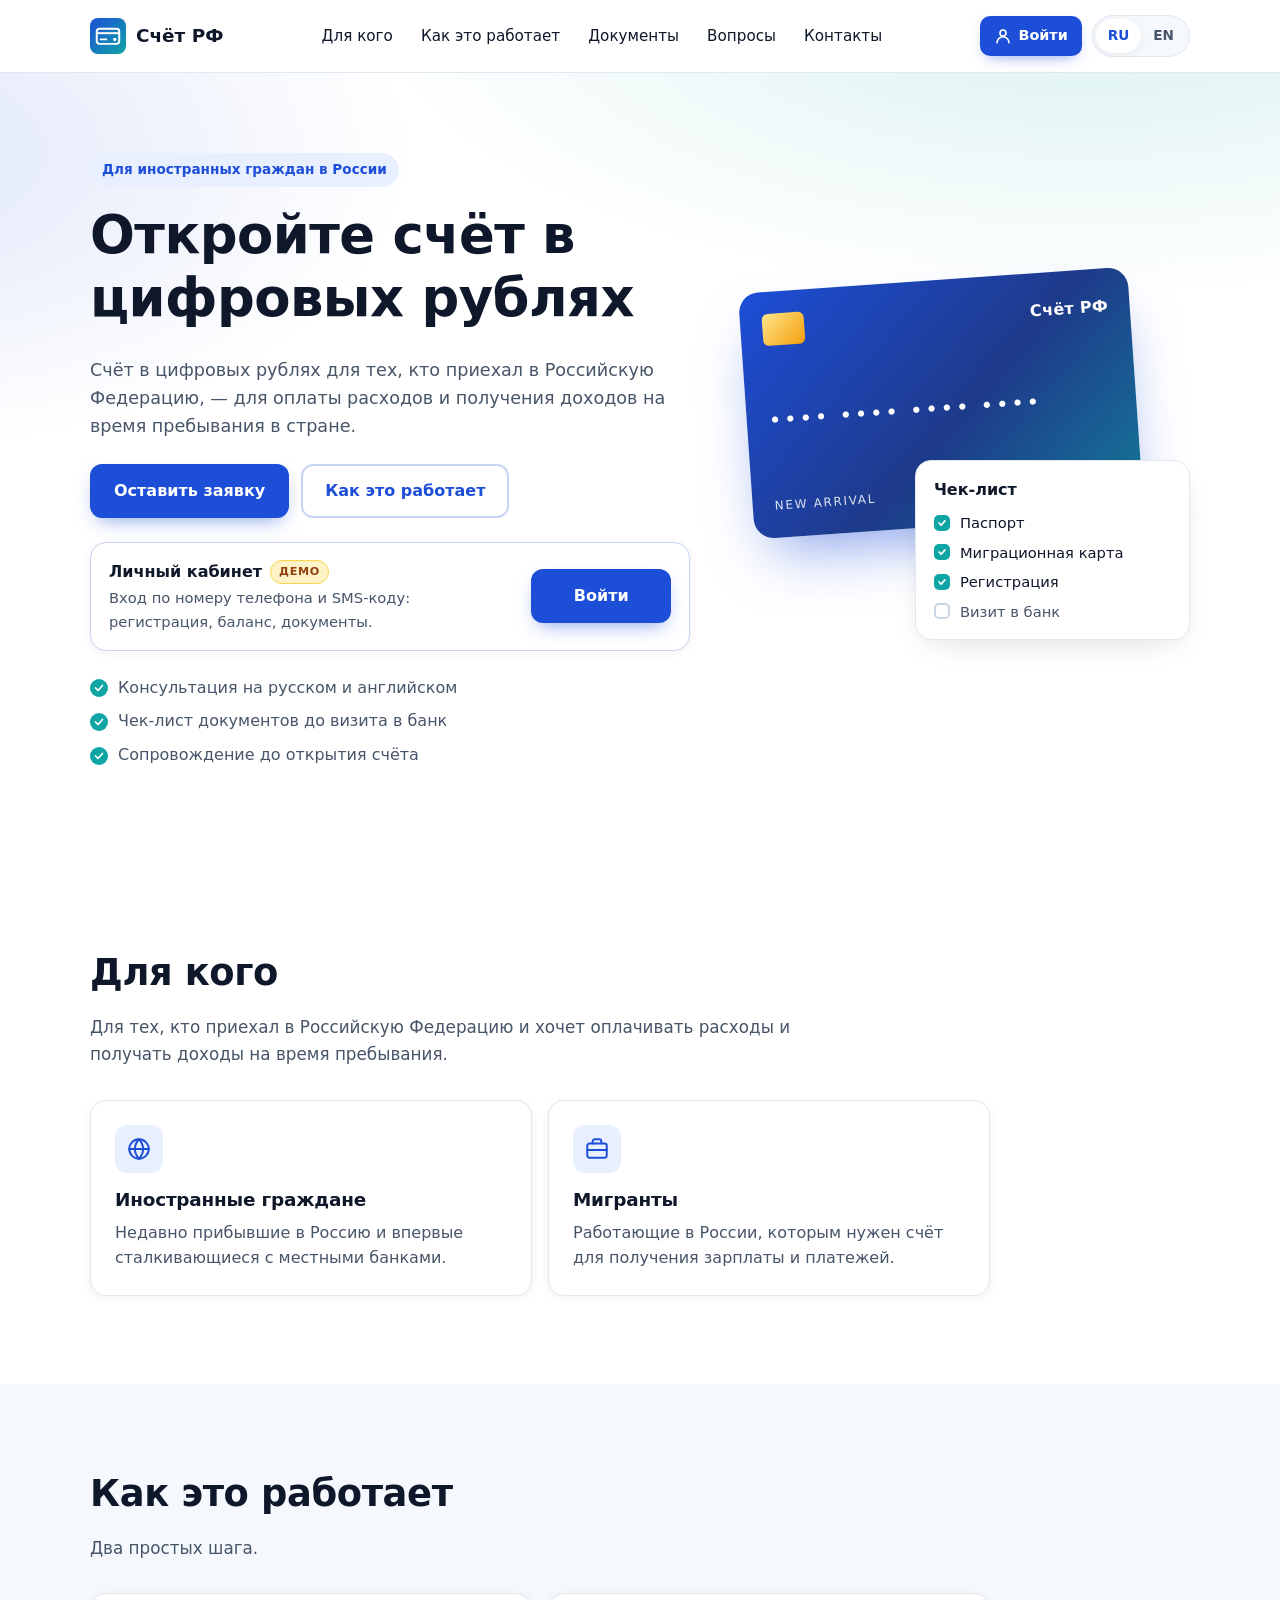
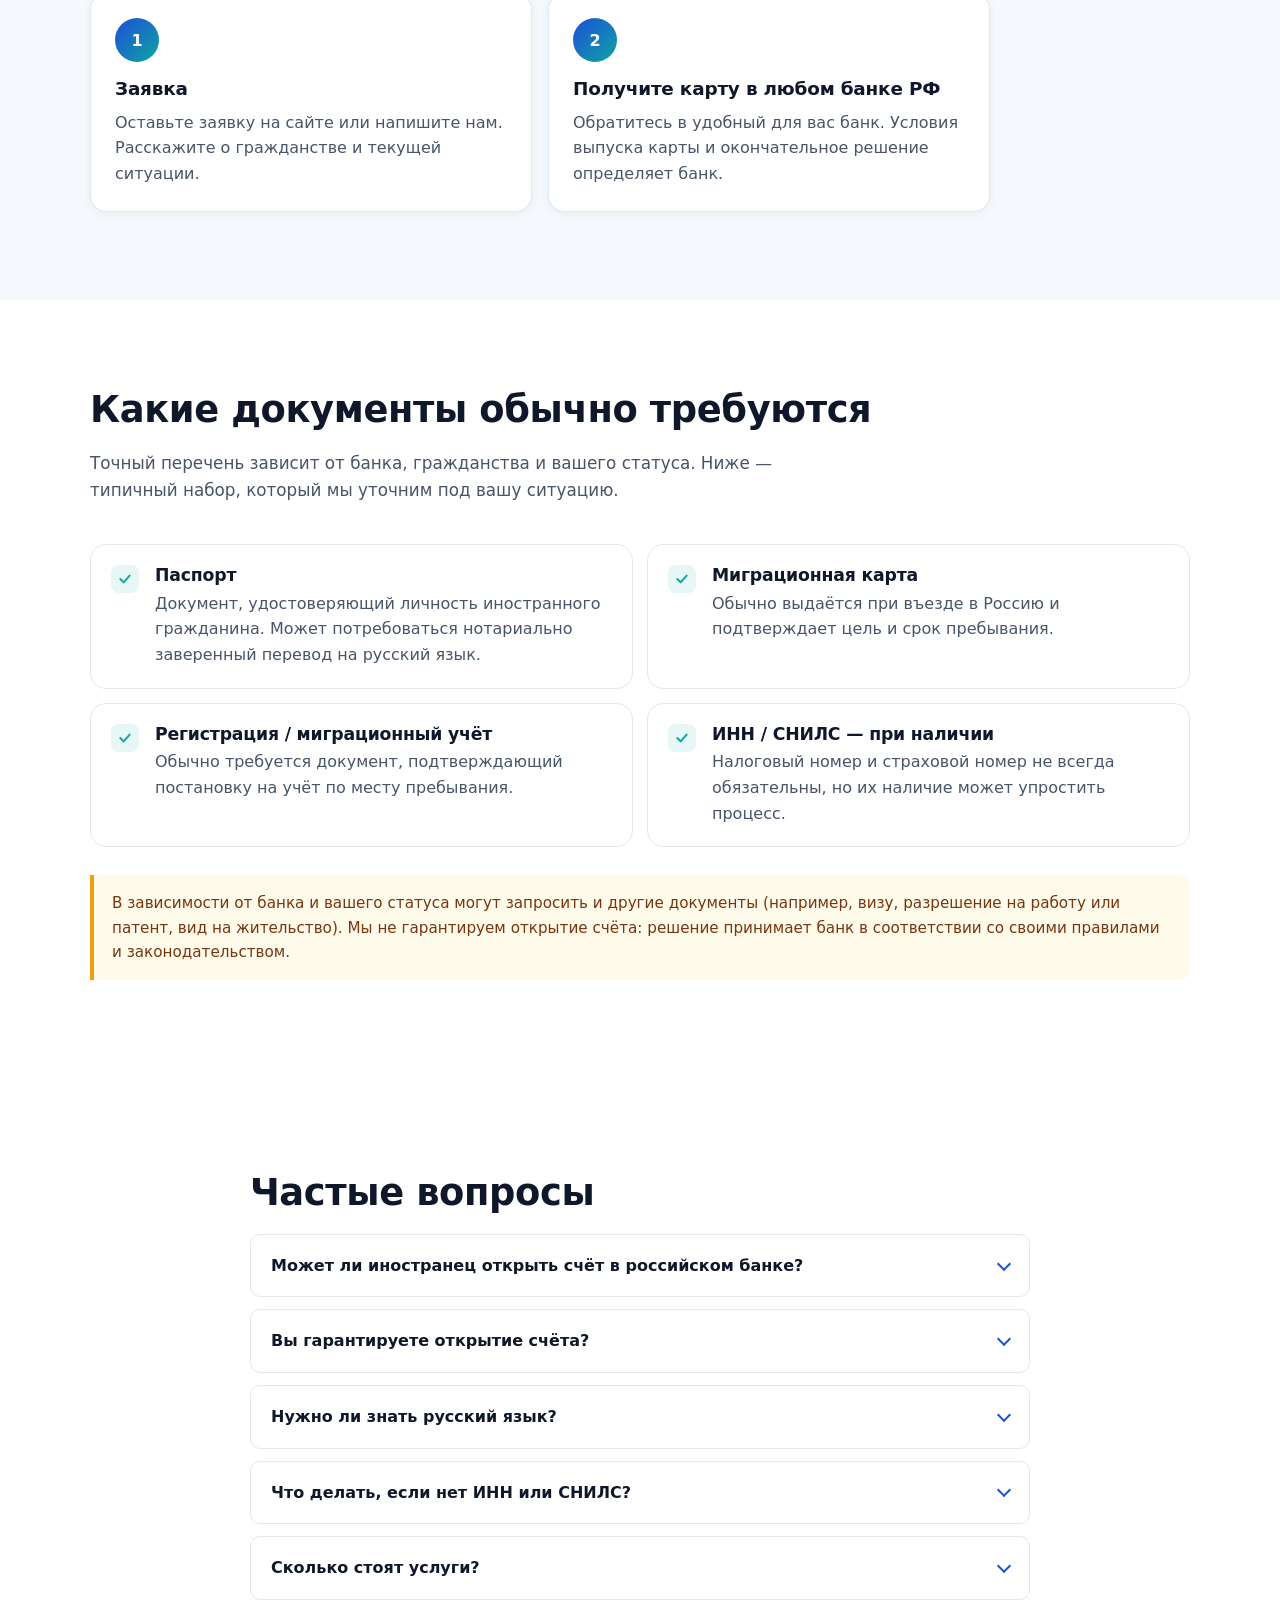
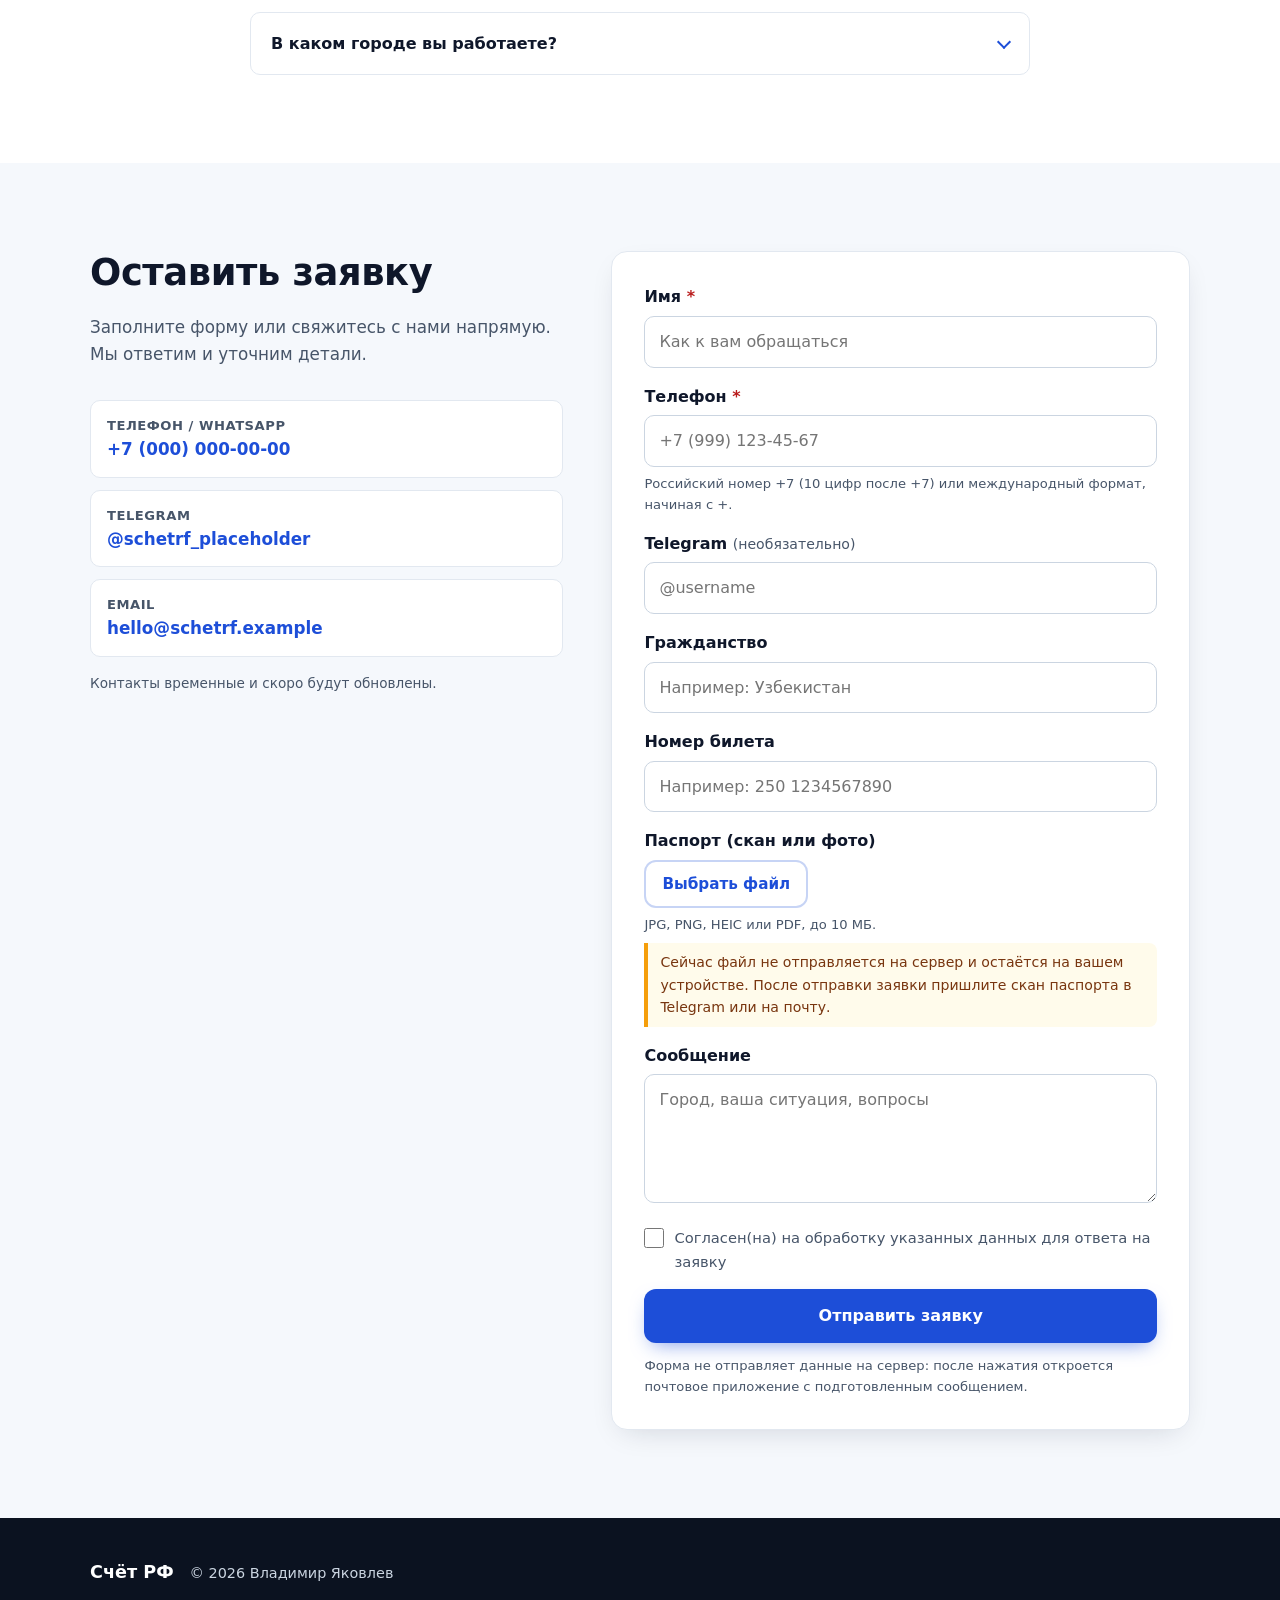
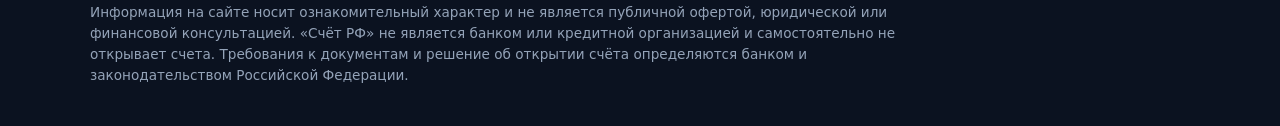
<file: index.html>
<!doctype html>
<html lang="ru">
<head>
  <meta charset="utf-8">
  <meta name="viewport" content="width=device-width, initial-scale=1">
  <title>Счёт РФ — счёт в цифровых рублях для приехавших в Россию</title>
  <meta name="description" content="Счёт в цифровых рублях для тех, кто приехал в Российскую Федерацию, — для оплаты расходов и получения доходов на время пребывания в стране.">
  <meta name="author" content="Владимир Яковлев">
  <meta name="theme-color" content="#1d4ed8">
  <meta name="robots" content="index, follow">
  <link rel="canonical" href="https://schetrf.github.io/">
  <link rel="alternate" hreflang="ru" href="https://schetrf.github.io/">
  <link rel="alternate" hreflang="en" href="https://schetrf.github.io/?lang=en">
  <link rel="alternate" hreflang="x-default" href="https://schetrf.github.io/">
  <link rel="icon" href="favicon.svg" type="image/svg+xml">
  <link rel="apple-touch-icon" href="og-image.png">

  <!-- Open Graph -->
  <meta property="og:type" content="website">
  <meta property="og:site_name" content="Счёт РФ">
  <meta property="og:title" content="Счёт РФ — откройте счёт в цифровых рублях">
  <meta property="og:description" content="Счёт в цифровых рублях для тех, кто приехал в Российскую Федерацию, — для оплаты расходов и получения доходов на время пребывания в стране.">
  <meta property="og:url" content="https://schetrf.github.io/">
  <meta property="og:image" content="https://schetrf.github.io/og-image.png">
  <meta property="og:image:width" content="1200">
  <meta property="og:image:height" content="630">
  <meta property="og:locale" content="ru_RU">
  <meta property="og:locale:alternate" content="en_US">
  <meta name="twitter:card" content="summary_large_image">
  <meta name="twitter:title" content="Счёт РФ — откройте счёт в цифровых рублях">
  <meta name="twitter:description" content="Счёт в цифровых рублях для тех, кто приехал в Российскую Федерацию, — на время пребывания в стране.">
  <meta name="twitter:image" content="https://schetrf.github.io/og-image.png">

  <link rel="stylesheet" href="styles.css">
  <script src="script.js" defer></script>
</head>
<body>
  <a class="skip-link" href="#main" data-en="Skip to content">Перейти к содержимому</a>

  <header class="site-header">
    <div class="container header-inner">
      <a class="brand" href="#top" aria-label="Счёт РФ — на главную" data-en-aria-label="Schet RF — home">
        <svg class="brand-logo" viewBox="0 0 64 64" width="36" height="36" aria-hidden="true" focusable="false">
          <defs><linearGradient id="lg" x1="0" y1="0" x2="1" y2="1"><stop offset="0" stop-color="#1d4ed8"/><stop offset="1" stop-color="#0ea5a4"/></linearGradient></defs>
          <rect width="64" height="64" rx="14" fill="url(#lg)"/>
          <rect x="12" y="19" width="40" height="27" rx="5" fill="none" stroke="#fff" stroke-width="3.5"/>
          <path d="M12 27h40" stroke="#fff" stroke-width="3.5"/>
          <path d="M19 38h10" stroke="#fff" stroke-width="3.5" stroke-linecap="round"/>
          <circle cx="44" cy="38" r="3" fill="#fff"/>
        </svg>
        <span class="brand-name" data-en="Schet RF">Счёт РФ</span>
      </a>

      <nav class="main-nav" id="main-nav" aria-label="Основная навигация" data-en-aria-label="Main navigation">
        <ul>
          <li><a href="#for-whom" data-en="Who it's for">Для кого</a></li>
          <li><a href="#how" data-en="How it works">Как это работает</a></li>
          <li><a href="#documents" data-en="Documents">Документы</a></li>
          <li><a href="#faq" data-en="FAQ">Вопросы</a></li>
          <li><a href="#contact" data-en="Contact">Контакты</a></li>
        </ul>
      </nav>

      <div class="header-actions">
        <button type="button" class="btn-login" data-open-login aria-haspopup="dialog">
          <svg viewBox="0 0 24 24" width="18" height="18" aria-hidden="true" focusable="false"><circle cx="12" cy="8" r="4"/><path d="M4 21c0-4.4 3.6-8 8-8s8 3.6 8 8"/></svg>
          <span data-en="Log in">Войти</span>
        </button>
        <div class="lang-switch" role="group" aria-label="Язык сайта / Site language">
          <button type="button" class="lang-btn" data-lang="ru" aria-pressed="true" lang="ru">RU</button>
          <button type="button" class="lang-btn" data-lang="en" aria-pressed="false" lang="en">EN</button>
        </div>
        <button type="button" class="nav-toggle" aria-controls="main-nav" aria-expanded="false" aria-label="Открыть меню" data-en-aria-label="Open menu">
          <span></span><span></span><span></span>
        </button>
      </div>
    </div>
  </header>

  <main id="main">
    <!-- HERO -->
    <section class="hero" id="top">
      <div class="container hero-inner">
        <div class="hero-text">
          <p class="eyebrow" data-en="For foreign citizens in Russia">Для иностранных граждан в России</p>
          <h1 data-en="Open an account in digital rubles">Откройте счёт в цифровых рублях</h1>
          <p class="lead" data-en="A digital ruble account for those who have come to the Russian Federation — to pay expenses and receive income during their stay in the country.">Счёт в цифровых рублях для тех, кто приехал в Российскую Федерацию, — для оплаты расходов и получения доходов на время пребывания в стране.</p>
          <div class="hero-cta">
            <a class="btn btn-primary" href="#contact" data-en="Submit a request">Оставить заявку</a>
            <a class="btn btn-ghost" href="#how" data-en="How it works">Как это работает</a>
          </div>
          <div class="hero-login">
            <div class="hero-login-text">
              <p class="hero-login-title"><span data-en="Personal account">Личный кабинет</span> <span class="demo-badge" data-en="DEMO">ДЕМО</span></p>
              <p class="hero-login-sub" data-en="Log in by phone number and SMS code: registration, balance, documents.">Вход по номеру телефона и SMS-коду: регистрация, баланс, документы.</p>
            </div>
            <button type="button" class="btn btn-primary" data-open-login aria-haspopup="dialog" data-en="Log in">Войти</button>
          </div>
          <ul class="hero-points">
            <li data-en="Consultation in Russian and English">Консультация на русском и английском</li>
            <li data-en="Document checklist before visiting the bank">Чек-лист документов до визита в банк</li>
            <li data-en="Support until the account is opened">Сопровождение до открытия счёта</li>
          </ul>
        </div>
        <div class="hero-visual" aria-hidden="true">
          <div class="card-mock">
            <div class="card-mock-top">
              <span class="chip"></span>
              <span class="card-mock-brand">Счёт РФ</span>
            </div>
            <div class="card-mock-number">•••• •••• •••• ••••</div>
            <div class="card-mock-bottom">
              <span>NEW ARRIVAL</span>
              <span>RUB</span>
            </div>
          </div>
          <div class="check-mock">
            <p class="check-title" data-en="Checklist">Чек-лист</p>
            <ul>
              <li class="done" data-en="Passport">Паспорт</li>
              <li class="done" data-en="Migration card">Миграционная карта</li>
              <li class="done" data-en="Registration">Регистрация</li>
              <li data-en="Visit to the bank">Визит в банк</li>
            </ul>
          </div>
        </div>
      </div>
    </section>

    <!-- FOR WHOM -->
    <section class="section" id="for-whom" aria-labelledby="for-whom-title">
      <div class="container">
        <h2 id="for-whom-title" class="section-title" data-en="Who it's for">Для кого</h2>
        <p class="section-sub" data-en="For those who have come to the Russian Federation and need to pay expenses and receive income during their stay.">Для тех, кто приехал в Российскую Федерацию и хочет оплачивать расходы и получать доходы на время пребывания.</p>
        <div class="grid grid-2">
          <article class="tile">
            <div class="tile-icon" aria-hidden="true">
              <svg viewBox="0 0 24 24"><circle cx="12" cy="12" r="9"/><path d="M3 12h18M12 3c2.5 2.7 3.8 5.7 3.8 9s-1.3 6.3-3.8 9c-2.5-2.7-3.8-5.7-3.8-9S9.5 5.7 12 3z"/></svg>
            </div>
            <h3 data-en="Foreign citizens">Иностранные граждане</h3>
            <p data-en="Who have recently arrived in Russia and are dealing with local banking for the first time.">Недавно прибывшие в Россию и впервые сталкивающиеся с местными банками.</p>
          </article>
          <article class="tile">
            <div class="tile-icon" aria-hidden="true">
              <svg viewBox="0 0 24 24"><rect x="3" y="7" width="18" height="13" rx="2"/><path d="M8 7V5a2 2 0 0 1 2-2h4a2 2 0 0 1 2 2v2M3 13h18"/></svg>
            </div>
            <h3 data-en="Migrant workers">Мигранты</h3>
            <p data-en="Who work in Russia and need an account to receive a salary and make payments.">Работающие в России, которым нужен счёт для получения зарплаты и платежей.</p>
          </article>
        </div>
      </div>
    </section>

    <!-- HOW IT WORKS -->
    <section class="section section-alt" id="how" aria-labelledby="how-title">
      <div class="container">
        <h2 id="how-title" class="section-title" data-en="How it works">Как это работает</h2>
        <p class="section-sub" data-en="Two simple steps.">Два простых шага.</p>
        <ol class="steps steps-2">
          <li class="step">
            <span class="step-num" aria-hidden="true">1</span>
            <h3 data-en="Request">Заявка</h3>
            <p data-en="Leave a request on the website or message us. Tell us your citizenship and current situation.">Оставьте заявку на сайте или напишите нам. Расскажите о гражданстве и текущей ситуации.</p>
          </li>
          <li class="step">
            <span class="step-num" aria-hidden="true">2</span>
            <h3 data-en="Get a card at any bank in Russia">Получите карту в любом банке РФ</h3>
            <p data-en="Contact a bank that is convenient for you. Card terms and the final decision are determined by the bank.">Обратитесь в удобный для вас банк. Условия выпуска карты и окончательное решение определяет банк.</p>
          </li>
        </ol>
      </div>
    </section>

    <!-- DOCUMENTS -->
    <section class="section" id="documents" aria-labelledby="docs-title">
      <div class="container docs-inner">
        <div>
          <h2 id="docs-title" class="section-title" data-en="Which documents are usually required">Какие документы обычно требуются</h2>
          <p class="section-sub" data-en="The exact list depends on the bank, your citizenship and status. Below is a typical set — we will clarify it for your situation.">Точный перечень зависит от банка, гражданства и вашего статуса. Ниже — типичный набор, который мы уточним под вашу ситуацию.</p>
        </div>
        <ul class="doc-list">
          <li>
            <span class="doc-check" aria-hidden="true"></span>
            <div>
              <h3 data-en="Passport">Паспорт</h3>
              <p data-en="An identity document of a foreign citizen. A notarized translation into Russian may be required.">Документ, удостоверяющий личность иностранного гражданина. Может потребоваться нотариально заверенный перевод на русский язык.</p>
            </div>
          </li>
          <li>
            <span class="doc-check" aria-hidden="true"></span>
            <div>
              <h3 data-en="Migration card">Миграционная карта</h3>
              <p data-en="Usually issued upon entry into Russia and confirms the purpose and period of stay.">Обычно выдаётся при въезде в Россию и подтверждает цель и срок пребывания.</p>
            </div>
          </li>
          <li>
            <span class="doc-check" aria-hidden="true"></span>
            <div>
              <h3 data-en="Registration (migration registration)">Регистрация / миграционный учёт</h3>
              <p data-en="A document confirming registration at the place of stay is usually required.">Обычно требуется документ, подтверждающий постановку на учёт по месту пребывания.</p>
            </div>
          </li>
          <li>
            <span class="doc-check" aria-hidden="true"></span>
            <div>
              <h3 data-en="INN / SNILS (if available)">ИНН / СНИЛС — при наличии</h3>
              <p data-en="Taxpayer number and insurance number are not always mandatory, but having them can simplify the process.">Налоговый номер и страховой номер не всегда обязательны, но их наличие может упростить процесс.</p>
            </div>
          </li>
        </ul>
        <p class="note" role="note" data-en="Depending on the bank and your status, other documents may be requested (for example, a visa, a work permit or patent, a residence permit). We do not guarantee that an account will be opened: the decision is made by the bank in accordance with its rules and the law.">В зависимости от банка и вашего статуса могут запросить и другие документы (например, визу, разрешение на работу или патент, вид на жительство). Мы не гарантируем открытие счёта: решение принимает банк в соответствии со своими правилами и законодательством.</p>
      </div>
    </section>

    <!-- FAQ -->
    <section class="section" id="faq" aria-labelledby="faq-title">
      <div class="container container-narrow">
        <h2 id="faq-title" class="section-title" data-en="Frequently asked questions">Частые вопросы</h2>
        <div class="faq">
          <details>
            <summary data-en="Can a foreigner open an account in a Russian bank?">Может ли иностранец открыть счёт в российском банке?</summary>
            <p data-en="In general, yes: many Russian banks work with foreign citizens. The specific conditions and list of documents depend on the bank, citizenship and migration status.">Как правило, да: многие российские банки работают с иностранными гражданами. Конкретные условия и перечень документов зависят от банка, гражданства и миграционного статуса.</p>
          </details>
          <details>
            <summary data-en="Do you guarantee that the account will be opened?">Вы гарантируете открытие счёта?</summary>
            <p data-en="No. The decision to open an account is made only by the bank. We help you prepare properly and increase the chances of a smooth process, but we cannot guarantee the result.">Нет. Решение об открытии счёта принимает только банк. Мы помогаем правильно подготовиться и пройти процесс спокойнее, но не можем гарантировать результат.</p>
          </details>
          <details>
            <summary data-en="Do I need to speak Russian?">Нужно ли знать русский язык?</summary>
            <p data-en="Not necessarily for the consultation — we can communicate in English. At the bank itself, documents are usually filled in Russian, so we will help you prepare in advance.">Для консультации — не обязательно, мы можем общаться на английском. В самом банке документы обычно оформляются на русском, поэтому мы поможем подготовиться заранее.</p>
          </details>
          <details>
            <summary data-en="What if I don't have an INN or SNILS?">Что делать, если нет ИНН или СНИЛС?</summary>
            <p data-en="They are not always required. We will tell you whether they are needed in your case and, if necessary, explain how they are usually obtained.">Они требуются не всегда. Расскажем, нужны ли они в вашем случае, и при необходимости объясним, как их обычно оформляют.</p>
          </details>
          <details>
            <summary data-en="How much does it cost?">Сколько стоят услуги?</summary>
            <p data-en="The cost depends on your situation and the scope of help. Leave a request — we will clarify the details and tell you the conditions before starting work.">Стоимость зависит от ситуации и объёма помощи. Оставьте заявку — мы уточним детали и сообщим условия до начала работы.</p>
          </details>
          <details>
            <summary data-en="Which city do you work in?">В каком городе вы работаете?</summary>
            <p data-en="Tell us your city in the request — we will tell you whether we can help in your region.">Укажите ваш город в заявке — мы подскажем, сможем ли помочь в вашем регионе.</p>
          </details>
        </div>
      </div>
    </section>

    <!-- CONTACT -->
    <section class="section section-alt" id="contact" aria-labelledby="contact-title">
      <div class="container contact-inner">
        <div class="contact-info">
          <h2 id="contact-title" class="section-title" data-en="Submit a request">Оставить заявку</h2>
          <p class="section-sub" data-en="Fill out the form or contact us directly. We will reply and clarify the details.">Заполните форму или свяжитесь с нами напрямую. Мы ответим и уточним детали.</p>
          <!-- TODO(owner): replace placeholder contacts below AND in script.js (CONTACTS) -->
          <ul class="contact-list">
            <li>
              <span class="contact-label" data-en="Phone / WhatsApp">Телефон / WhatsApp</span>
              <a href="tel:+70000000000" data-contact="phone">+7 (000) 000-00-00</a>
            </li>
            <li>
              <span class="contact-label">Telegram</span>
              <a href="https://t.me/schetrf_placeholder" target="_blank" rel="noopener" data-contact="telegram">@schetrf_placeholder</a>
            </li>
            <li>
              <span class="contact-label">Email</span>
              <a href="mailto:hello@schetrf.example" data-contact="email">hello@schetrf.example</a>
            </li>
          </ul>
          <p class="placeholder-warning" data-en="Contacts are temporary placeholders and will be updated soon.">Контакты временные и скоро будут обновлены.</p>
        </div>

        <div class="form-card">
          <form id="lead-form" novalidate>
            <div class="field">
              <label for="f-name"><span data-en="Name">Имя</span> <span class="req" aria-hidden="true">*</span></label>
              <input id="f-name" name="name" type="text" autocomplete="name" required maxlength="80"
                     placeholder="Как к вам обращаться" data-en-placeholder="How should we address you">
              <p class="field-error" id="f-name-err" aria-live="polite"></p>
            </div>
            <div class="field">
              <label for="f-phone"><span data-en="Phone">Телефон</span> <span class="req" aria-hidden="true">*</span></label>
              <input id="f-phone" name="phone" type="tel" inputmode="tel" autocomplete="tel" required maxlength="22"
                     placeholder="+7 (999) 123-45-67" aria-describedby="f-phone-hint">
              <p class="field-hint" id="f-phone-hint" data-en="Russian number +7 (10 digits after +7) or international format starting with +.">Российский номер +7 (10 цифр после +7) или международный формат, начиная с +.</p>
              <p class="field-error" id="f-phone-err" aria-live="polite"></p>
            </div>
            <div class="field">
              <label for="f-telegram"><span>Telegram</span> <span class="optional" data-en="(optional)">(необязательно)</span></label>
              <input id="f-telegram" name="telegram" type="text" autocomplete="off" autocapitalize="off" spellcheck="false" maxlength="40"
                     placeholder="@username">
              <p class="field-error" id="f-telegram-err" aria-live="polite"></p>
            </div>
            <div class="field">
              <label for="f-citizenship" data-en="Citizenship">Гражданство</label>
              <input id="f-citizenship" name="citizenship" type="text" autocomplete="country-name" maxlength="60"
                     placeholder="Например: Узбекистан" data-en-placeholder="For example: Uzbekistan">
            </div>
            <div class="field">
              <label for="f-ticket" data-en="Ticket number">Номер билета</label>
              <input id="f-ticket" name="ticket" type="text" autocomplete="off" maxlength="30"
                     placeholder="Например: 250 1234567890" data-en-placeholder="For example: 250 1234567890">
              <p class="field-error" id="f-ticket-err" aria-live="polite"></p>
            </div>
            <!-- TODO(owner): a real backend (server/storage) is required to actually receive passport files.
                 Until then the file is NOT uploaded anywhere: it stays in the visitor's browser and is only previewed locally. -->
            <div class="field">
              <span class="field-label" id="f-passport-label" data-en="Passport (scan or photo)">Паспорт (скан или фото)</span>
              <div class="file-box">
                <label class="btn btn-ghost file-btn" for="f-passport" data-en="Choose file">Выбрать файл</label>
                <label class="btn btn-ghost file-btn file-btn-camera" for="f-passport-camera" data-en="Take a photo">Сфотографировать</label>
                <input id="f-passport" name="passport" type="file" accept="image/*,.pdf,application/pdf" class="file-input" aria-labelledby="f-passport-label" aria-describedby="f-passport-note">
                <input id="f-passport-camera" type="file" accept="image/*" capture="environment" class="file-input" aria-labelledby="f-passport-label" tabindex="-1">
              </div>
              <div class="file-preview" id="f-passport-preview" hidden>
                <img id="f-passport-img" alt="Предпросмотр выбранного фото паспорта" data-en-alt="Preview of the selected passport photo" hidden>
                <span class="file-name" id="f-passport-name"></span>
                <button type="button" class="link-btn file-remove" id="f-passport-remove" data-en="Remove">Удалить</button>
              </div>
              <p class="field-hint" data-en="JPG, PNG, HEIC or PDF, up to 10 MB.">JPG, PNG, HEIC или PDF, до 10 МБ.</p>
              <p class="file-note" id="f-passport-note" data-en="The file is currently not sent to a server and stays on your device. After submitting the request, send the passport scan via Telegram or email.">Сейчас файл не отправляется на сервер и остаётся на вашем устройстве. После отправки заявки пришлите скан паспорта в Telegram или на почту.</p>
              <p class="field-error" id="f-passport-err" aria-live="polite"></p>
            </div>
            <div class="field">
              <label for="f-message" data-en="Message">Сообщение</label>
              <textarea id="f-message" name="message" rows="4" maxlength="1000"
                        placeholder="Город, ваша ситуация, вопросы" data-en-placeholder="City, your situation, questions"></textarea>
            </div>
            <div class="field field-check">
              <input id="f-consent" name="consent" type="checkbox" required>
              <label for="f-consent" data-en="I agree to the processing of the data I provided to answer my request">Согласен(на) на обработку указанных данных для ответа на заявку</label>
            </div>
            <p class="field-error" id="f-consent-err" aria-live="polite"></p>
            <button type="submit" class="btn btn-primary btn-block" data-en="Send request">Отправить заявку</button>
            <p class="form-hint" data-en="The form does not send data to a server: after clicking, your email app will open with a prepared message.">Форма не отправляет данные на сервер: после нажатия откроется почтовое приложение с подготовленным сообщением.</p>
          </form>

          <div class="form-success" id="form-success" hidden tabindex="-1" role="status">
            <div class="success-icon" aria-hidden="true">✓</div>
            <h3 data-en="Thank you for your request!">Спасибо за заявку!</h3>
            <p data-en="We have prepared a message with your data. If the email app did not open, send it via Telegram or email using the buttons below.">Мы подготовили сообщение с вашими данными. Если почтовое приложение не открылось, отправьте его через Telegram или email с помощью кнопок ниже.</p>
            <p class="file-note file-note-success" id="success-file-note" hidden data-en="The passport file has NOT been sent: the website does not upload files, it stays on your device. Please attach it manually to a Telegram message or email.">Файл паспорта НЕ отправлен: сайт не загружает файлы, он остался на вашем устройстве. Приложите его вручную к сообщению в Telegram или к письму.</p>
            <div class="success-actions">
              <a class="btn btn-primary" id="send-telegram" href="https://t.me/schetrf_placeholder" target="_blank" rel="noopener" data-en="Write in Telegram">Написать в Telegram</a>
              <a class="btn btn-ghost" id="send-email" href="mailto:hello@schetrf.example" data-en="Send by email">Отправить на email</a>
            </div>
            <button type="button" class="link-btn" id="form-reset" data-en="Fill out again">Заполнить ещё раз</button>
          </div>
        </div>
      </div>
    </section>
  </main>

  <footer class="site-footer">
    <div class="container footer-inner">
      <div class="footer-brand">
        <span class="brand-name" data-en="Schet RF">Счёт РФ</span>
        <span class="footer-owner" data-en="© 2026 Vladimir Yakovlev">© 2026 Владимир Яковлев</span>
      </div>
      <p class="disclaimer" data-en="The information on this website is for informational purposes only and does not constitute a public offer, legal or financial advice. Schet RF is not a bank or credit institution and does not open accounts on its own. Requirements for documents and the decision to open an account are determined by the bank and the legislation of the Russian Federation.">Информация на сайте носит ознакомительный характер и не является публичной офертой, юридической или финансовой консультацией. «Счёт РФ» не является банком или кредитной организацией и самостоятельно не открывает счета. Требования к документам и решение об открытии счёта определяются банком и законодательством Российской Федерации.</p>
    </div>
  </footer>
  <!-- DEMO login (client-side only, no backend) -->
  <div class="modal" id="login-modal" hidden>
    <div class="modal-backdrop" data-close-login></div>
    <div class="modal-dialog" role="dialog" aria-modal="true" aria-labelledby="login-title">
      <button type="button" class="modal-close" data-close-login aria-label="Закрыть" data-en-aria-label="Close">×</button>
      <p class="demo-badge demo-badge-lg" data-en="DEMO prototype — no real SMS is sent">ДЕМО-прототип — SMS не отправляется</p>
      <h2 id="login-title" data-en="Log in to your account">Вход в личный кабинет</h2>

      <form id="login-phone-form" novalidate>
        <div class="field">
          <label for="login-phone" data-en="Phone number">Номер телефона</label>
          <input id="login-phone" name="phone" type="tel" inputmode="tel" autocomplete="tel" placeholder="+7 (___) ___-__-__" maxlength="18">
          <p class="field-error" id="login-phone-err" aria-live="polite"></p>
        </div>
        <button type="submit" class="btn btn-primary btn-block" data-en="Get code">Получить код</button>
      </form>

      <form id="login-code-form" novalidate hidden>
        <p class="login-sent"><span data-en="Code sent to">Код отправлен на</span> <strong id="login-phone-echo"></strong></p>
        <p class="demo-hint" role="status"><strong data-en="Demo: code 1234">Демо: код 1234</strong></p>
        <div class="field">
          <label for="login-code" data-en="SMS code">Код из SMS</label>
          <input id="login-code" name="code" type="text" inputmode="numeric" autocomplete="one-time-code" pattern="[0-9]{4}" maxlength="4" placeholder="••••" class="code-input">
          <p class="field-error" id="login-code-err" aria-live="polite"></p>
        </div>
        <button type="submit" class="btn btn-primary btn-block" data-en="Log in">Войти</button>
        <button type="button" class="link-btn" id="login-back" data-en="Change number">Изменить номер</button>
      </form>
    </div>
  </div>
  <script src="login.js" defer></script>
</body>
</html>
</file>
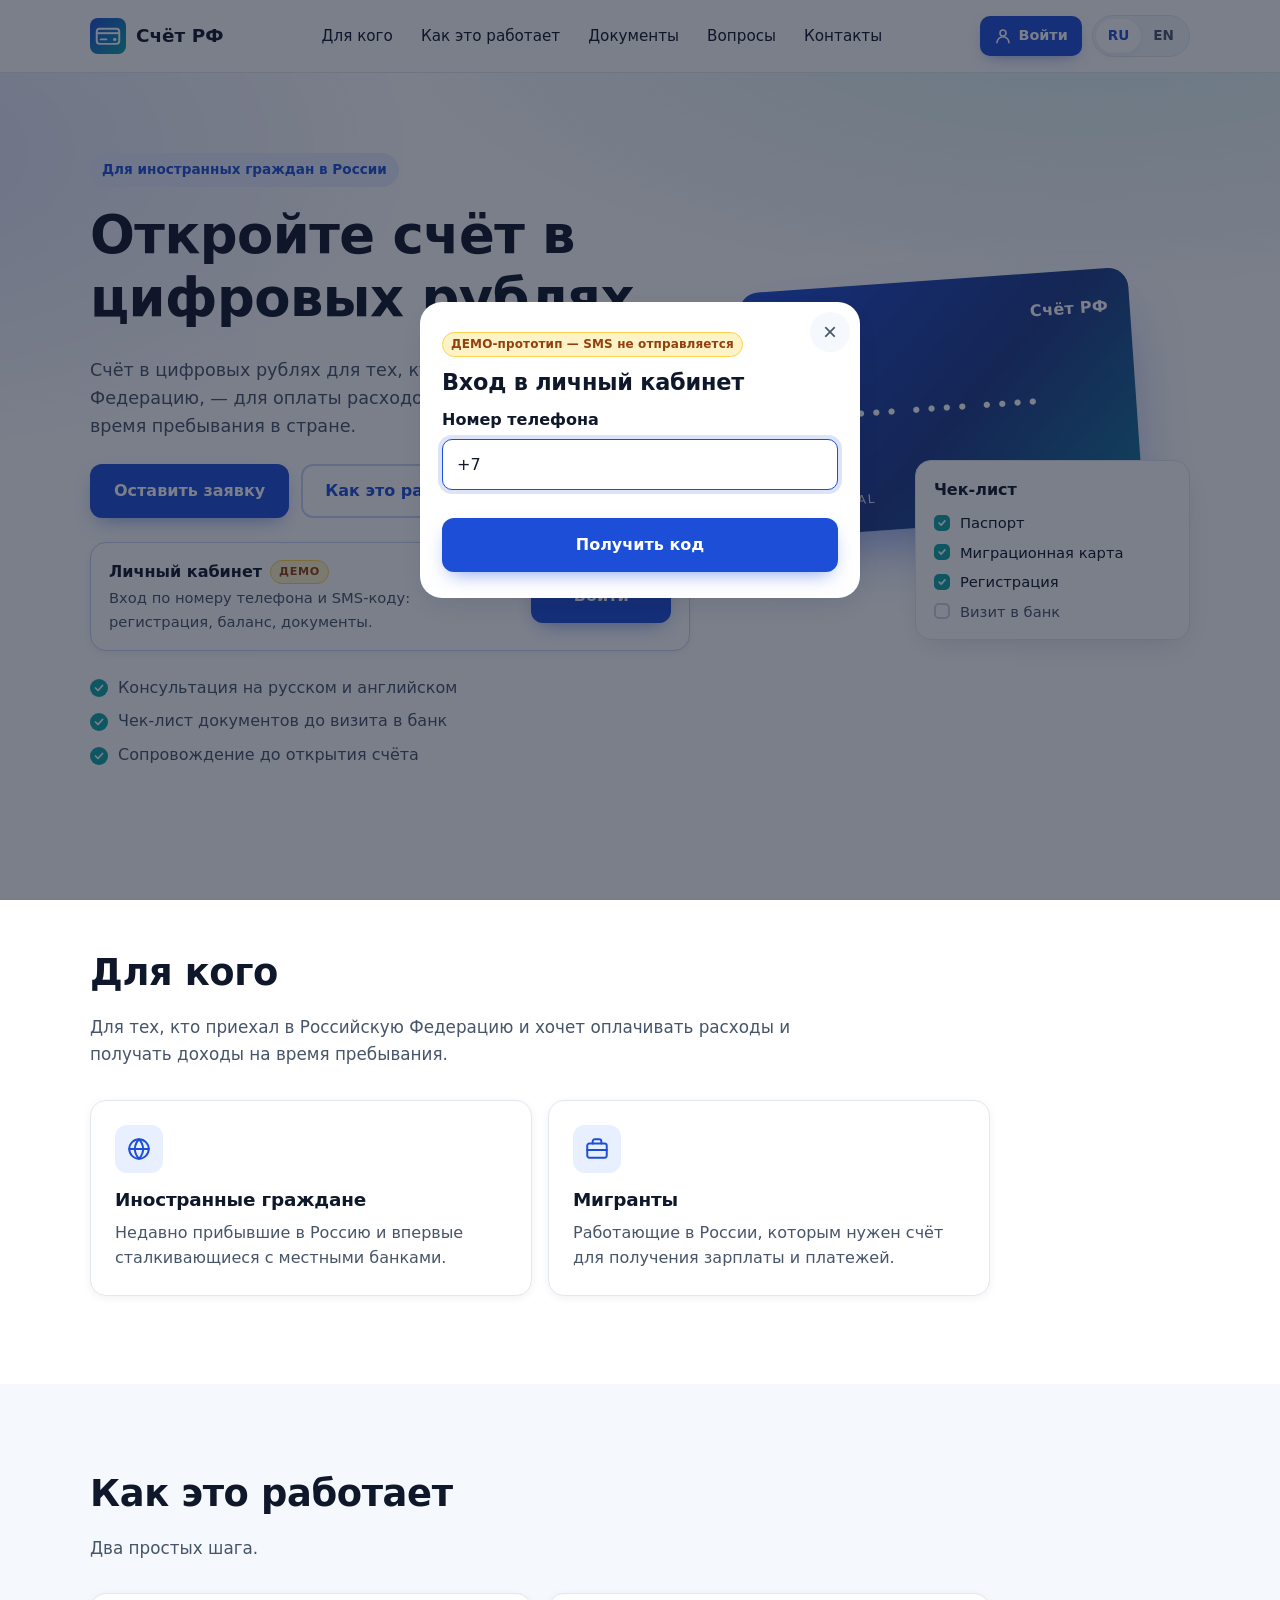
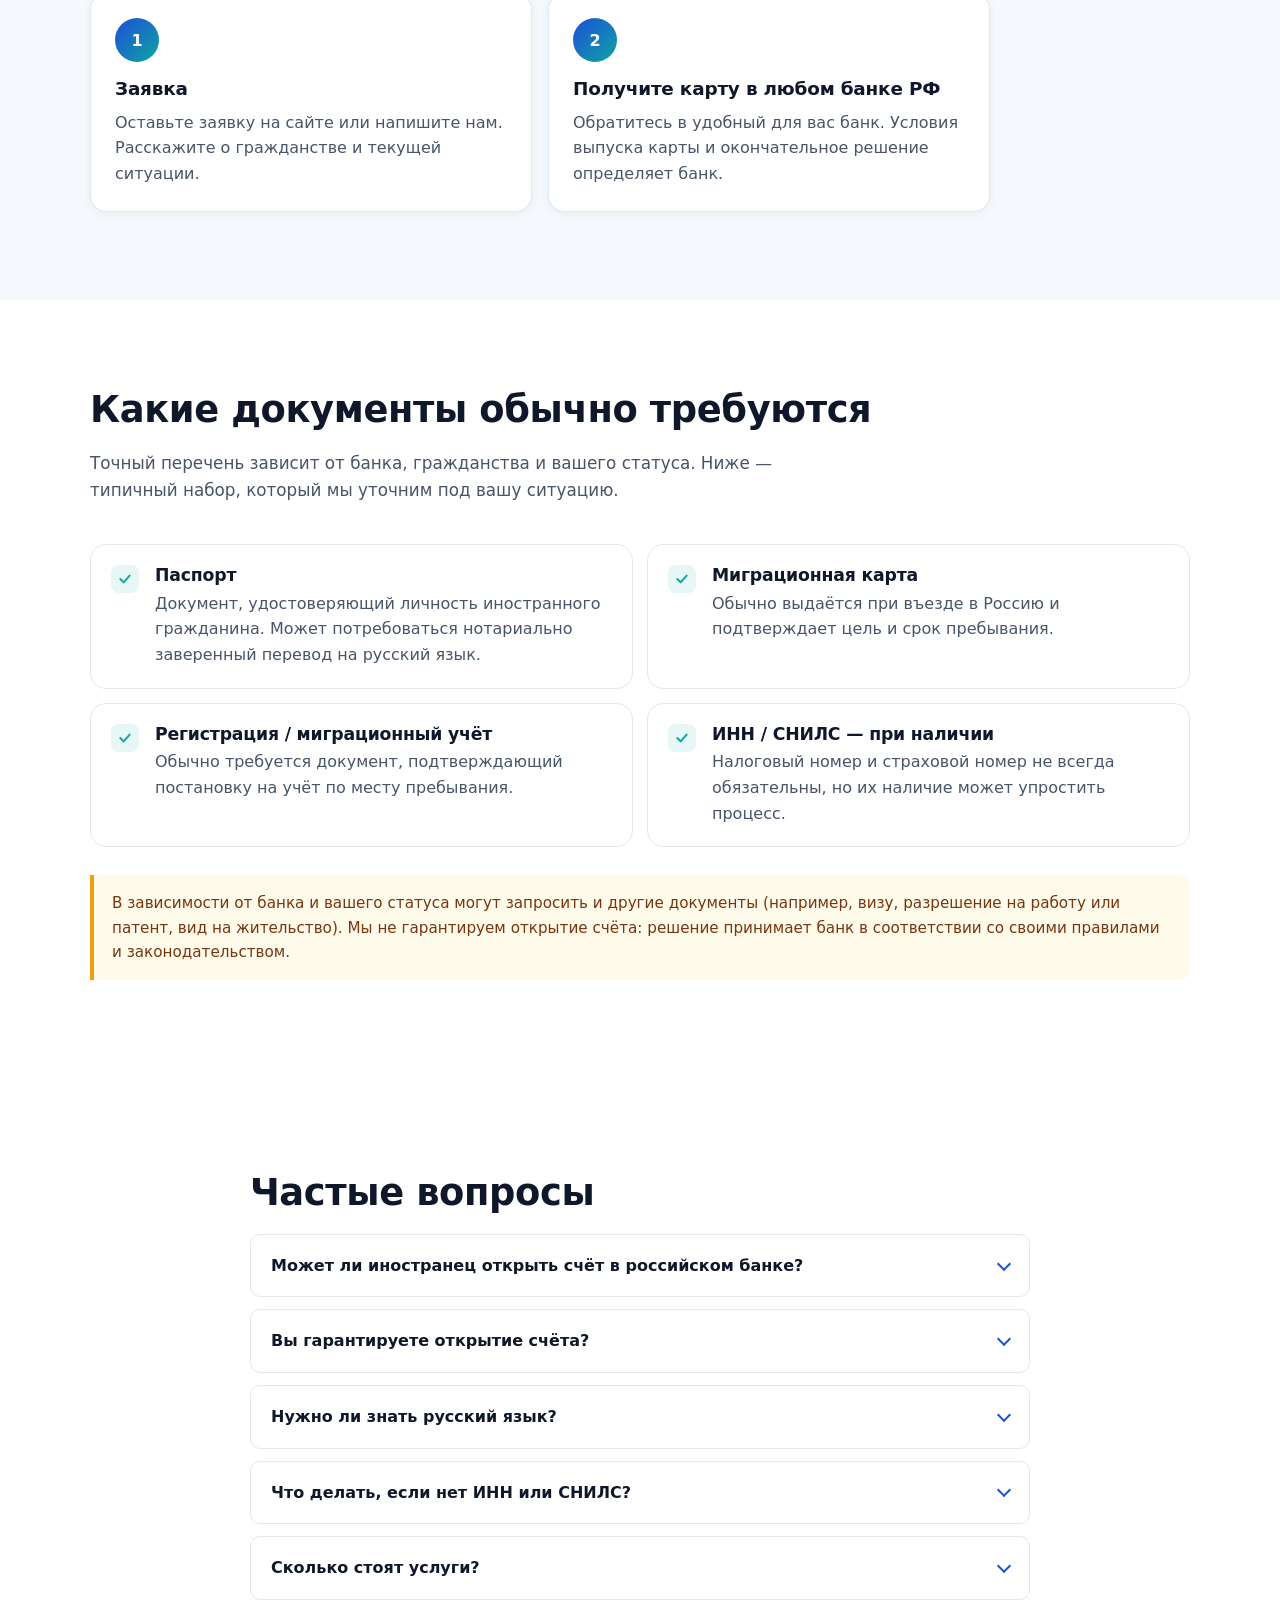
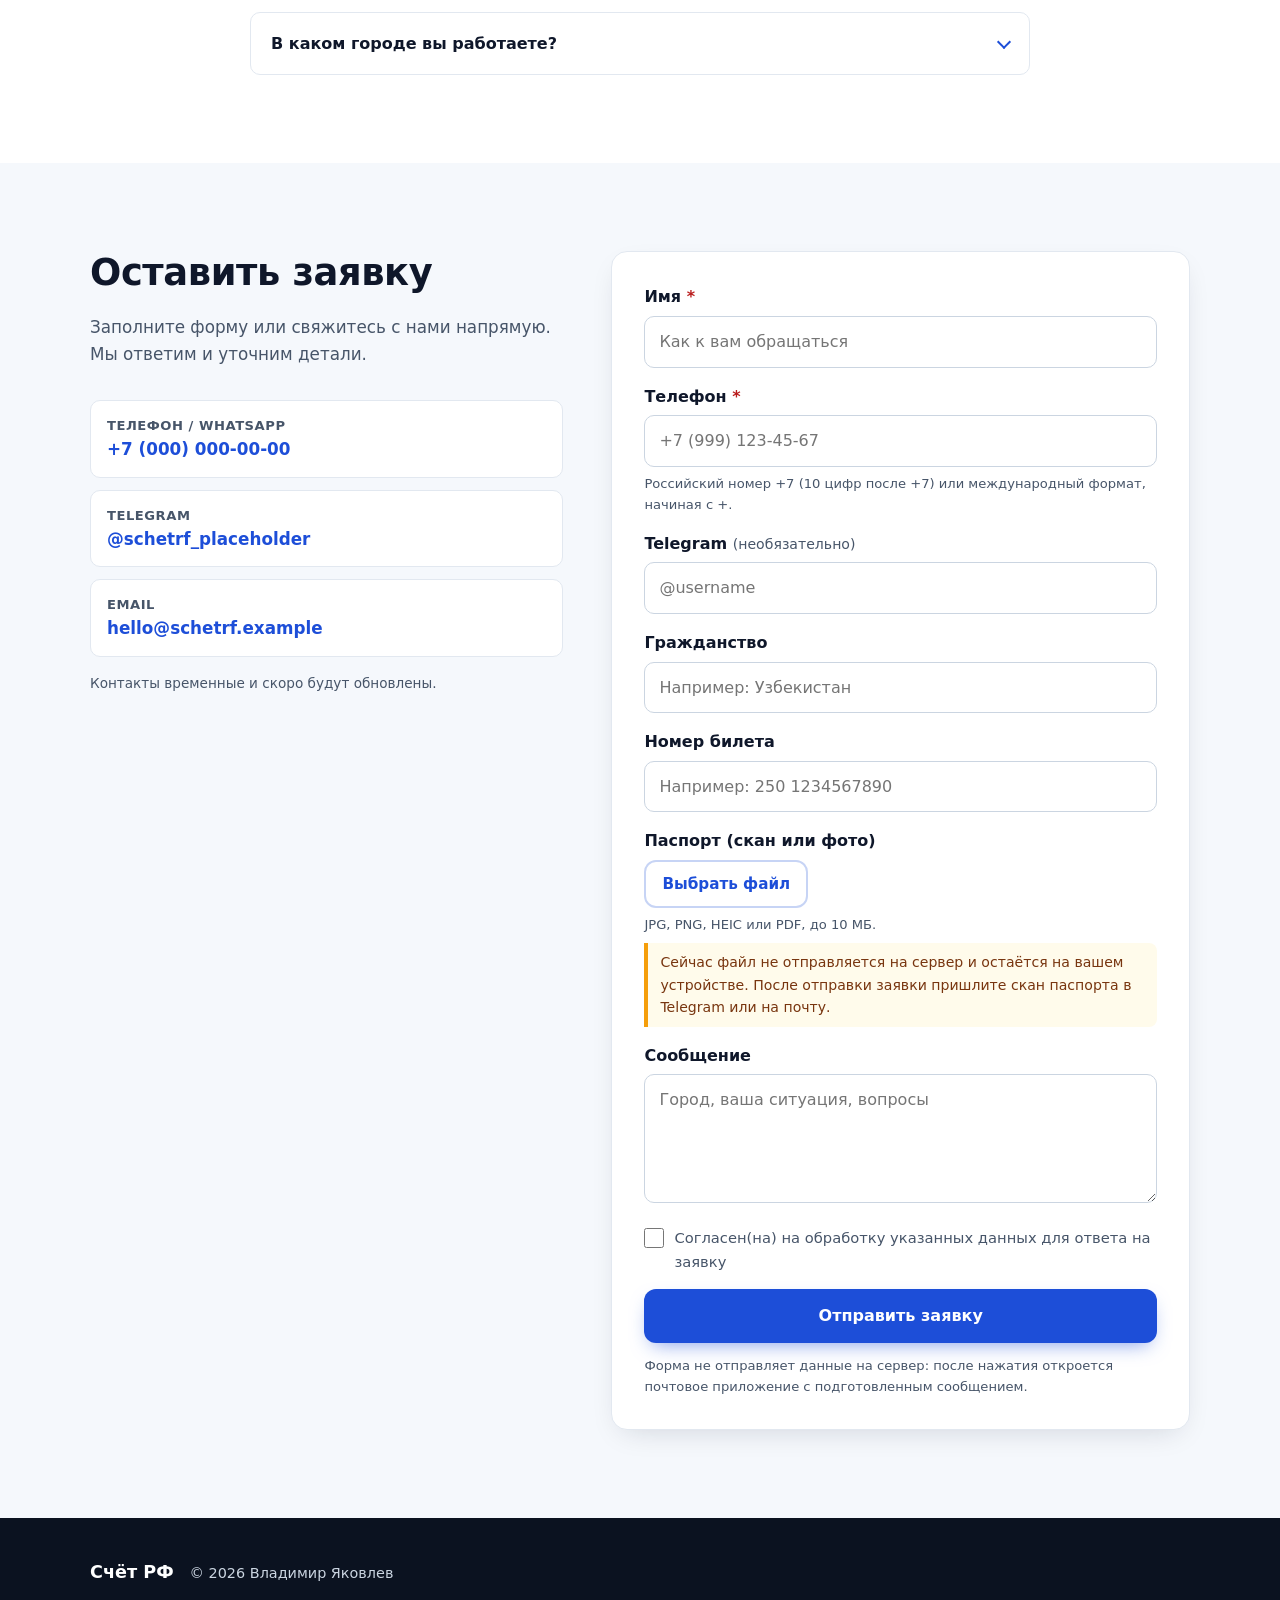
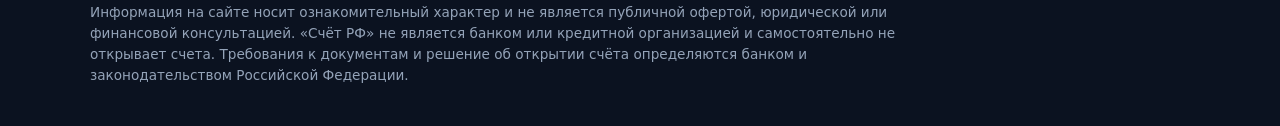
<file: cabinet.html>
<!doctype html>
<html lang="ru">
<head>
  <meta charset="utf-8">
  <meta name="viewport" content="width=device-width, initial-scale=1, viewport-fit=cover">
  <title>Личный кабинет (ДЕМО) — Счёт РФ</title>
  <meta name="description" content="Демонстрационный прототип личного кабинета Счёт РФ. Все данные вымышлены.">
  <meta name="robots" content="noindex, nofollow">
  <meta name="theme-color" content="#1d4ed8">
  <link rel="icon" href="favicon.svg" type="image/svg+xml">
  <script>
    /* Guard: the DEMO cabinet requires a (mock) session created on index.html */
    (function () {
      var ok = false;
      try { ok = !!JSON.parse(localStorage.getItem('schetrf-demo-session') || 'null'); } catch (e) { ok = false; }
      if (!ok) location.replace('index.html#login');
    })();
  </script>
  <link rel="stylesheet" href="styles.css">
  <link rel="stylesheet" href="cabinet.css">
  <script src="cabinet.js" defer></script>
</head>
<body class="cab">
  <header class="cab-header">
    <div class="cab-wrap cab-header-inner">
      <a class="brand" href="index.html" aria-label="Счёт РФ — на главную">
        <svg class="brand-logo" viewBox="0 0 64 64" width="32" height="32" aria-hidden="true" focusable="false">
          <defs><linearGradient id="lg" x1="0" y1="0" x2="1" y2="1"><stop offset="0" stop-color="#1d4ed8"/><stop offset="1" stop-color="#0ea5a4"/></linearGradient></defs>
          <rect width="64" height="64" rx="14" fill="url(#lg)"/>
          <rect x="12" y="19" width="40" height="27" rx="5" fill="none" stroke="#fff" stroke-width="3.5"/>
          <path d="M12 27h40" stroke="#fff" stroke-width="3.5"/>
          <path d="M19 38h10" stroke="#fff" stroke-width="3.5" stroke-linecap="round"/>
          <circle cx="44" cy="38" r="3" fill="#fff"/>
        </svg>
        <span class="brand-name">Счёт РФ</span>
      </a>
      <span class="demo-badge">Демо</span>
      <button type="button" class="cab-logout" id="logout">
        <svg viewBox="0 0 24 24" width="18" height="18" aria-hidden="true"><path d="M15 4h3a2 2 0 0 1 2 2v12a2 2 0 0 1-2 2h-3M10 17l-5-5 5-5M5 12h11"/></svg>
        Выйти
      </button>
    </div>
  </header>

  <div class="demo-strip" role="note">Демонстрационный прототип: все данные вымышлены, операции не выполняются.</div>

  <nav class="cab-nav" aria-label="Разделы кабинета">
    <a href="#home" data-view-link="home"><svg viewBox="0 0 24 24" aria-hidden="true"><path d="M3 11l9-7 9 7v9a1 1 0 0 1-1 1h-5v-6H9v6H4a1 1 0 0 1-1-1z"/></svg><span>Главная</span></a>
    <a href="#history" data-view-link="history"><svg viewBox="0 0 24 24" aria-hidden="true"><path d="M5 3h14v18l-3-2-2 2-2-2-2 2-2-2-3 2z"/><path d="M9 8h6M9 12h6M9 16h4"/></svg><span>История</span></a>
    <a href="#transfer" data-view-link="transfer"><svg viewBox="0 0 24 24" aria-hidden="true"><path d="M4 8h13l-3-3M20 16H7l3 3"/></svg><span>Перевод</span></a>
    <a href="#passport" data-view-link="passport"><svg viewBox="0 0 24 24" aria-hidden="true"><rect x="5" y="2.5" width="14" height="19" rx="2"/><circle cx="12" cy="10" r="3"/><path d="M8.5 17h7"/></svg><span>Паспорт</span></a>
    <a href="#offices" data-view-link="offices"><svg viewBox="0 0 24 24" aria-hidden="true"><path d="M12 21s-7-6.2-7-11.5A7 7 0 0 1 19 9.5C19 14.8 12 21 12 21z"/><circle cx="12" cy="9.5" r="2.5"/></svg><span>Органы</span></a>
  </nav>

  <main class="cab-wrap cab-main" id="main">
    <!-- ================= HOME ================= -->
    <section class="view" id="view-home" data-view="home" aria-labelledby="home-title">
      <h1 class="visually-hidden" id="home-title">Главная</h1>

      <article class="card profile-card">
        <img class="avatar" src="cabinet-assets/avatar.svg" width="72" height="72" alt="Иллюстрированный аватар пользователя (не фото)">
        <div class="profile-main">
          <p class="profile-hello">Здравствуйте,</p>
          <h2 class="profile-name" id="p-name"></h2>
          <dl class="profile-meta">
            <div><dt>Дата рождения</dt><dd id="p-dob"></dd></div>
            <div><dt>Гражданство</dt><dd id="p-cit"></dd></div>
            <div><dt>Телефон</dt><dd id="p-phone"></dd></div>
          </dl>
          <p class="profile-login">Вход выполнен с номера <span id="p-session-phone"></span></p>
        </div>
      </article>

      <div class="tiles" role="list">
        <button type="button" class="tile-btn" role="listitem" data-open-topup><span class="tile-ico ico-plus" aria-hidden="true"></span>Пополнить</button>
        <a class="tile-btn" role="listitem" href="#transfer"><span class="tile-ico ico-send" aria-hidden="true"></span>Перевести</a>
        <a class="tile-btn" role="listitem" href="#history"><span class="tile-ico ico-list" aria-hidden="true"></span>История</a>
        <a class="tile-btn" role="listitem" href="#passport"><span class="tile-ico ico-pass" aria-hidden="true"></span>Паспорт</a>
        <a class="tile-btn" role="listitem" href="#offices"><span class="tile-ico ico-pin" aria-hidden="true"></span>Органы регистрации</a>
      </div>

      <!-- Registration (migration registration) -->
      <article class="card reg-card" id="reg-card" aria-labelledby="reg-title">
        <div class="card-head">
          <h2 id="reg-title">Миграционный учёт</h2>
          <span class="status-pill" id="reg-pill"></span>
        </div>
        <p class="reg-address">Место пребывания: г. Москва (демо-адрес)</p>
        <div class="reg-row">
          <div><p class="k">Действует до</p><p class="v" id="reg-end"></p></div>
          <div class="reg-days"><p class="k" id="reg-days-label">Осталось</p><p class="v" id="reg-days"></p></div>
        </div>
        <div class="progress" role="progressbar" aria-label="Оставшийся срок регистрации" aria-valuemin="0" aria-valuemax="100" id="reg-progress">
          <span class="progress-bar" id="reg-bar"></span>
        </div>
        <p class="reg-hint" id="reg-hint"></p>

        <div class="reg-expired" id="reg-expired" hidden>
          <div class="alert alert-danger" role="alert">
            <strong>Срок регистрации истёк.</strong> Обязательно укажите данные билета на выезд.
          </div>
          <form id="flight-form" novalidate>
            <div class="field">
              <label for="flight-no">Номер рейса <span class="req" aria-hidden="true">*</span></label>
              <input id="flight-no" name="flight" type="text" required autocomplete="off" placeholder="Например: HY 602" maxlength="10" autocapitalize="characters">
              <p class="field-error" id="flight-no-err" aria-live="polite"></p>
            </div>
            <div class="field">
              <label for="ticket-no">Номер билета <span class="req" aria-hidden="true">*</span></label>
              <input id="ticket-no" name="ticket" type="text" required autocomplete="off" inputmode="numeric" placeholder="13 цифр, например 250 1234567890" maxlength="20">
              <p class="field-error" id="ticket-no-err" aria-live="polite"></p>
            </div>
            <button type="submit" class="btn btn-primary btn-block">Сохранить данные билета</button>
          </form>
          <div class="alert alert-ok" id="flight-ok" hidden tabindex="-1" role="status">
            <strong>Данные сохранены (демо).</strong>
            <p>Рейс <b id="flight-ok-no"></b>, билет <b id="flight-ok-ticket"></b>. Сохранено <span id="flight-ok-at"></span>.</p>
            <button type="button" class="link-btn" id="flight-edit">Изменить</button>
          </div>
        </div>

        <button type="button" class="demo-link" id="reg-toggle"></button>
      </article>

      <!-- Balance -->
      <article class="card balance-card" aria-labelledby="bal-title">
        <div class="card-head">
          <h2 id="bal-title">Баланс счёта</h2>
          <span class="acc-no">RUB · демо</span>
        </div>
        <p class="balance" id="balance" aria-live="polite"></p>
        <div class="balance-actions">
          <button type="button" class="btn btn-primary" data-open-topup>Пополнить</button>
          <a class="btn btn-primary btn-transfer" href="#transfer">Перевести</a>
          <a class="btn btn-ghost" href="#history">История</a>
        </div>
        <h3 class="mini-title">Последние операции</h3>
        <ul class="mini-tx" id="mini-tx"></ul>
      </article>

      <!-- Account + card (DEMO, fictitious numbers) -->
      <article class="card account-card" aria-labelledby="acc-title">
        <div class="card-head">
          <h2 id="acc-title">Счёт и карта</h2>
          <span class="demo-badge">Демо</span>
        </div>
        <div class="copy-row">
          <div><p class="k">Номер счёта</p><p class="v mono" id="acc-number"></p></div>
          <button type="button" class="copy-btn" data-copy="account" aria-label="Копировать номер счёта">Копировать</button>
        </div>
        <button type="button" class="mini-card-btn" id="open-card" aria-haspopup="dialog" aria-label="Открыть карту">
          <span class="mini-card" aria-hidden="true">
            <svg class="drub mini-drub" viewBox="0 0 100 100" aria-hidden="true" focusable="false"><use href="#drub-symbol"/></svg>
            <span class="mini-chip"></span>
            <span class="mini-demo">DEMO</span>
            <span class="mini-last mono" id="mini-last"></span>
          </span>
          <span class="mini-text">
            <span class="mc-title">Карта Digital ₽ <span class="mono" id="mini-mask"></span></span>
            <span class="mini-sub" id="mini-sub"></span>
            <span class="mini-open">Открыть карту →</span>
          </span>
        </button>
      </article>
      <p class="reset-row"><button type="button" class="link-btn" id="reset-demo">Сбросить демо-данные</button></p>
    </section>

    <!-- ================= HISTORY ================= -->
    <section class="view" id="view-history" data-view="history" hidden aria-labelledby="hist-title">
      <div class="view-head">
        <a class="back" href="#home" aria-label="Назад на главную">←</a>
        <h1 id="hist-title">Выписка по счёту</h1>
      </div>
      <article class="card statement">
        <div class="st-head">
          <div><p class="k">Владелец</p><p class="v" id="st-owner"></p></div>
          <div><p class="k">Счёт</p><p class="v" id="st-acc"></p></div>
          <div><p class="k">Период</p><p class="v" id="st-period"></p></div>
          <div><p class="k">Валюта</p><p class="v">RUB</p></div>
        </div>
        <div class="st-summary">
          <div><p class="k">Входящий остаток</p><p class="v" id="st-open"></p></div>
          <div><p class="k">Списано</p><p class="v debit" id="st-debit"></p></div>
          <div><p class="k">Зачислено</p><p class="v credit" id="st-credit"></p></div>
          <div><p class="k">Исходящий остаток</p><p class="v" id="st-close"></p></div>
        </div>
        <div class="table-scroll" tabindex="0" role="region" aria-label="Таблица операций (прокручивается)">
          <table class="st-table">
            <thead>
              <tr><th scope="col">Дата</th><th scope="col">Описание</th><th scope="col" class="num">Дебет<br><small>(списание)</small></th><th scope="col" class="num">Кредит<br><small>(зачисление)</small></th><th scope="col" class="num">Остаток</th></tr>
            </thead>
            <tbody id="st-body"></tbody>
            <tfoot id="st-foot"></tfoot>
          </table>
        </div>
        <p class="fine">Выписка сформирована демо-прототипом и не является банковским документом.</p>
      </article>
      <button type="button" class="btn btn-primary btn-block" data-open-topup>Пополнить</button>
    </section>

    <!-- ================= TRANSFER (DEMO) ================= -->
    <section class="view" id="view-transfer" data-view="transfer" hidden aria-labelledby="tr-title">
      <div class="view-head">
        <a class="back" href="#home" aria-label="Назад на главную">←</a>
        <h1 id="tr-title">Межбанковский перевод</h1>
      </div>
      <p class="demo-banner-inline" role="note"><strong>ДЕМО:</strong> деньги никуда не отправляются, меняется только демо-баланс в этом браузере.</p>

      <!-- step 1: form -->
      <article class="card tr-step" id="tr-step-form">
        <p class="tr-balance">Доступно: <b id="tr-available"></b></p>
        <div class="tabs" role="tablist" aria-label="Способ перевода">
          <button type="button" role="tab" id="tab-phone" aria-controls="panel-phone" aria-selected="true" data-tab="phone">По телефону</button>
          <button type="button" role="tab" id="tab-card" aria-controls="panel-card" aria-selected="false" tabindex="-1" data-tab="card">По карте</button>
          <button type="button" role="tab" id="tab-req" aria-controls="panel-req" aria-selected="false" tabindex="-1" data-tab="req">По реквизитам</button>
        </div>
        <form id="tr-form" novalidate>
          <div role="tabpanel" id="panel-phone" aria-labelledby="tab-phone" data-panel="phone">
            <div class="field">
              <label for="tr-phone">Номер телефона получателя <span class="req" aria-hidden="true">*</span></label>
              <input id="tr-phone" type="tel" inputmode="tel" autocomplete="off" placeholder="+7 (___) ___-__-__" maxlength="18">
              <p class="field-error" id="tr-phone-err" aria-live="polite"></p>
            </div>
            <div class="field">
              <label for="tr-bank">Банк получателя <span class="req" aria-hidden="true">*</span></label>
              <select id="tr-bank">
                <option value="">Выберите банк</option>
                <option>Сбербанк</option><option>ВТБ</option><option>Газпромбанк</option><option>Альфа-Банк</option>
                <option>Т-Банк</option><option>Россельхозбанк</option><option>Совкомбанк</option><option>Райффайзенбанк</option>
                <option>ПСБ (Промсвязьбанк)</option><option>Почта Банк</option><option>МТС Банк</option><option>Банк ДОМ.РФ</option>
              </select>
              <p class="field-error" id="tr-bank-err" aria-live="polite"></p>
            </div>
          </div>
          <div role="tabpanel" id="panel-card" aria-labelledby="tab-card" data-panel="card" hidden>
            <div class="field">
              <label for="tr-card">Номер карты получателя <span class="req" aria-hidden="true">*</span></label>
              <input id="tr-card" type="text" inputmode="numeric" autocomplete="off" placeholder="0000 0000 0000 0000" maxlength="23">
              <p class="field-hint">16–19 цифр, номер проверяется по алгоритму Луна.</p>
              <p class="field-error" id="tr-card-err" aria-live="polite"></p>
            </div>
          </div>
          <div role="tabpanel" id="panel-req" aria-labelledby="tab-req" data-panel="req" hidden>
            <div class="field">
              <label for="tr-fio">ФИО получателя <span class="req" aria-hidden="true">*</span></label>
              <input id="tr-fio" type="text" autocomplete="off" maxlength="120" placeholder="Иванов Иван Иванович">
              <p class="field-error" id="tr-fio-err" aria-live="polite"></p>
            </div>
            <div class="field">
              <label for="tr-bik">БИК банка получателя <span class="req" aria-hidden="true">*</span></label>
              <input id="tr-bik" type="text" inputmode="numeric" autocomplete="off" maxlength="9" placeholder="9 цифр">
              <p class="field-error" id="tr-bik-err" aria-live="polite"></p>
            </div>
            <div class="field">
              <label for="tr-acc">Счёт получателя <span class="req" aria-hidden="true">*</span></label>
              <input id="tr-acc" type="text" inputmode="numeric" autocomplete="off" maxlength="24" placeholder="20 цифр">
              <p class="field-error" id="tr-acc-err" aria-live="polite"></p>
            </div>
            <div class="field">
              <label for="tr-purpose">Назначение платежа <span class="req" aria-hidden="true">*</span></label>
              <textarea id="tr-purpose" rows="2" maxlength="210" placeholder="Например: перевод собственных средств"></textarea>
              <p class="field-error" id="tr-purpose-err" aria-live="polite"></p>
            </div>
          </div>

          <div class="field">
            <label for="tr-amount">Сумма, ₽ <span class="req" aria-hidden="true">*</span></label>
            <input id="tr-amount" type="number" inputmode="decimal" min="1" step="0.01" placeholder="0">
            <p class="field-error" id="tr-amount-err" aria-live="polite"></p>
          </div>
          <p class="tr-fee">Комиссия: <b>0,00 ₽</b> <span class="demo-badge">демо</span></p>
          <button type="submit" class="btn btn-primary btn-block">Продолжить</button>
        </form>
      </article>

      <!-- step 2: confirm -->
      <article class="card tr-step" id="tr-step-confirm" hidden>
        <h2>Проверьте перевод</h2>
        <dl class="tr-summary" id="tr-summary"></dl>
        <p class="field-error" id="tr-confirm-err" aria-live="polite"></p>
        <div class="tr-actions">
          <button type="button" class="btn btn-ghost" id="tr-edit">Изменить</button>
          <button type="button" class="btn btn-primary" id="tr-confirm">Подтвердить</button>
        </div>
      </article>

      <!-- step 3: SMS -->
      <article class="card tr-step" id="tr-step-sms" hidden>
        <h2>Подтверждение кодом</h2>
        <p class="tr-muted">Код отправлен на номер, указанный при входе <span id="tr-sms-phone"></span>.</p>
        <p class="demo-hint" role="status"><strong>Демо: код 1234</strong> — SMS не отправляется.</p>
        <form id="tr-sms-form" novalidate>
          <div class="field">
            <label for="tr-code">Код из SMS</label>
            <input id="tr-code" type="text" inputmode="numeric" autocomplete="one-time-code" maxlength="4" placeholder="••••" class="code-input">
            <p class="field-error" id="tr-code-err" aria-live="polite"></p>
          </div>
          <button type="submit" class="btn btn-primary btn-block">Перевести</button>
          <button type="button" class="link-btn" id="tr-sms-back">Назад</button>
        </form>
      </article>

      <!-- step 4: success -->
      <article class="card tr-step tr-success" id="tr-step-done" hidden tabindex="-1">
        <div class="success-icon" aria-hidden="true">✓</div>
        <h2>Перевод выполнен (демо)</h2>
        <p class="tr-done-amount" id="tr-done-amount"></p>
        <p class="tr-muted" id="tr-done-to"></p>
        <p class="demo-banner-inline">Это демонстрация: реальные деньги не отправлены. Списание отражено только в демо-выписке.</p>
        <p class="tr-muted">Остаток: <b id="tr-done-balance"></b></p>
        <div class="tr-actions">
          <a class="btn btn-ghost" href="#history">В историю</a>
          <button type="button" class="btn btn-primary" id="tr-new">Новый перевод</button>
        </div>
      </article>
    </section>

    <!-- ================= PASSPORT ================= -->
    <section class="view" id="view-passport" data-view="passport" hidden aria-labelledby="pass-title">
      <div class="view-head">
        <a class="back" href="#home" aria-label="Назад на главную">←</a>
        <h1 id="pass-title">Паспорт</h1>
      </div>
      <p class="sample-banner" role="note">ОБРАЗЕЦ / ДЕМО — не является документом</p>
      <article class="passport" aria-label="Демонстрационная карточка паспортных данных — не является документом">
        <div class="pp-watermark" aria-hidden="true"><span>ОБРАЗЕЦ / ДЕМО — не является документом</span><span>ОБРАЗЕЦ / ДЕМО — не является документом</span><span>ОБРАЗЕЦ / ДЕМО — не является документом</span></div>
        <div class="pp-top">
          <span>ПАСПОРТ · PASSPORT</span>
          <span class="pp-demo">ОБРАЗЕЦ</span>
        </div>
        <div class="pp-body">
          <div class="pp-photo">
            <img src="cabinet-assets/avatar.svg" width="110" height="140" alt="Иллюстрированный аватар (не фото)">
            <span class="pp-photo-label">ДЕМО</span>
          </div>
          <dl class="pp-fields" id="pp-fields"></dl>
        </div>
        <p class="pp-mrz" aria-label="Демо-строка вместо машиночитаемой зоны">DEMO&lt;&lt;OBRAZETS&lt;&lt;NE&lt;YAVLYAETSYA&lt;DOKUMENTOM&lt;&lt;&lt;<br>DEMO000000&lt;&lt;SAMPLE&lt;ONLY&lt;&lt;NOT&lt;A&lt;DOCUMENT&lt;&lt;&lt;</p>
      </article>

      <article class="card qr-card">
        <img class="qr" src="cabinet-assets/passport-qr.svg" width="220" height="220" alt="QR-код с текстовой сводкой демо-паспортных данных" id="pp-qr">
        <div>
          <h2>QR-код данных</h2>
          <p>Содержит текстовую сводку (JSON) демо-данных паспорта и телефон. Сгенерирован заранее локально, без внешних сервисов.</p>
          <p class="k">Телефон</p>
          <p class="v" id="pp-phone"></p>
          <p class="sample-inline">ОБРАЗЕЦ / ДЕМО — не является документом</p>
        </div>
      </article>
    </section>

    <!-- ================= OFFICES ================= -->
    <section class="view" id="view-offices" data-view="offices" hidden aria-labelledby="off-title">
      <div class="view-head">
        <a class="back" href="#home" aria-label="Назад на главную">←</a>
        <h1 id="off-title">Органы регистрации</h1>
      </div>
      <div class="alert alert-warn" role="note">
        <strong>Проверяйте актуальность.</strong> Адреса, телефоны и часы работы взяты из официальных источников по состоянию на октябрь 2026 г. и могут измениться — перед визитом уточните по ссылке-источнику. Если данные не удалось подтвердить официальным источником, они не указаны.
      </div>
      <div class="alert alert-info" role="note">
        С 1 сентября 2026 г. в Москве и Московской области для граждан Узбекистана (18+), прибывших на срок более 90 дней, постановка на учёт выполняется через мобильное приложение «Амина».
        <a href="https://dgp110.mos.ru/images/news/2026/september/%D0%BB%D0%B8%D1%81%D1%82_%D0%B0%D0%BC%D0%B8%D0%BD%D0%B02_2026_%D1%80%D1%83%D1%81.pdf" target="_blank" rel="noopener">Памятка (mos.ru, PDF)</a>
      </div>
      <ul class="offices" id="offices-list"></ul>
    </section>
  </main>

  <!-- Top-up modal -->
  <div class="modal" id="topup-modal" hidden>
    <div class="modal-backdrop" data-close-topup></div>
    <div class="modal-dialog" role="dialog" aria-modal="true" aria-labelledby="topup-title">
      <button type="button" class="modal-close" data-close-topup aria-label="Закрыть">×</button>
      <p class="demo-badge demo-badge-lg">ДЕМО — реальное списание не производится</p>
      <h2 id="topup-title">Пополнение счёта</h2>
      <form id="topup-form" novalidate>
        <div class="field">
          <label for="topup-amount">Сумма, ₽</label>
          <input id="topup-amount" name="amount" type="number" inputmode="decimal" min="10" max="300000" step="0.01" placeholder="Например: 5000">
          <p class="field-error" id="topup-err" aria-live="polite"></p>
        </div>
        <div class="chips">
          <button type="button" class="chip-btn" data-amount="1000">1 000 ₽</button>
          <button type="button" class="chip-btn" data-amount="5000">5 000 ₽</button>
          <button type="button" class="chip-btn" data-amount="10000">10 000 ₽</button>
        </div>
        <div class="field">
          <label for="topup-method">Способ</label>
          <select id="topup-method" name="method">
            <option value="СБП">СБП (по номеру телефона)</option>
            <option value="карта">С карты другого банка</option>
            <option value="терминал">Наличными через терминал</option>
          </select>
        </div>
        <button type="submit" class="btn btn-primary btn-block">Пополнить</button>
      </form>
    </div>
  </div>

  <!-- Large card modal (DEMO) -->
  <div class="modal" id="card-modal" hidden>
    <div class="modal-backdrop" data-close-card></div>
    <div class="modal-dialog card-dialog" role="dialog" aria-modal="true" aria-labelledby="card-modal-title">
      <button type="button" class="modal-close" data-close-card aria-label="Закрыть">×</button>
      <p class="demo-badge demo-badge-lg">ДЕМО — вымышленная карта, не платёжное средство</p>
      <h2 id="card-modal-title">Карта Digital ₽</h2>
        <div class="bank-card-wrap">
        <div class="bank-card" id="bank-card" aria-live="polite">
          <div class="bc-face bc-front" aria-label="Лицевая сторона демо-карты">
            <svg class="drub bc-drub-bg" viewBox="0 0 100 100" aria-hidden="true" focusable="false"><use href="#drub-symbol"/></svg>
              <svg class="drub bc-drub" viewBox="0 0 100 100" aria-hidden="true" focusable="false"><use href="#drub-symbol"/></svg>
            <div class="bc-top">
              <span class="bc-brand">Счёт РФ</span>
              <span class="bc-digital">Digital ₽</span>
            </div>
            <div class="bc-mid">
              <span class="bc-chip" aria-hidden="true"></span>
              <svg class="bc-contactless" viewBox="0 0 24 24" aria-hidden="true"><path d="M8.5 6.5a8 8 0 0 1 0 11M12 4a12 12 0 0 1 0 16M5 9a4 4 0 0 1 0 6"/></svg>
              <span class="bc-demo">DEMO</span>
            </div>
            <div class="bc-number mono" id="bc-number"></div>
            <div class="bc-bottom">
              <div><span class="bc-label">Cardholder</span><span class="bc-holder">KARIMOV AZIZBEK</span></div>
              <div class="bc-exp-box"><span class="bc-label">Действ. до</span><span class="bc-exp mono" id="bc-exp"></span></div>
            </div>
          </div>
          <div class="bc-face bc-back" aria-label="Оборотная сторона демо-карты">
            <div class="bc-stripe" aria-hidden="true"></div>
            <div class="bc-sign-row">
              <div class="bc-sign" aria-hidden="true">ОБРАЗЕЦ · SAMPLE · ОБРАЗЕЦ</div>
              <div class="bc-cvc-box"><span class="bc-label">CVC2</span><span class="bc-cvc mono" id="bc-cvc-back">•••</span></div>
            </div>
            <p class="bc-back-note">DEMO — карта вымышленная, не является платёжным средством. Счёт РФ · Digital ₽</p>
          </div>
        </div>
      </div>
      <div class="card-controls">
        <button type="button" class="btn btn-ghost btn-sm" id="card-flip" aria-pressed="false">Перевернуть карту</button>
      </div>

      <div class="copy-row">
        <div><p class="k">Номер карты</p><p class="v mono" id="card-number"></p></div>
        <button type="button" class="copy-btn" data-copy="card" aria-label="Копировать номер карты">Копировать</button>
      </div>
      <div class="card-details">
        <div>
          <p class="k">CVC2</p>
          <p class="v mono cvc-line"><span id="cvc-value">•••</span>
            <button type="button" class="eye-btn" id="cvc-toggle" aria-pressed="false" aria-label="Показать CVC2">
              <svg viewBox="0 0 24 24" aria-hidden="true"><path class="eye-open" d="M2 12s3.6-7 10-7 10 7 10 7-3.6 7-10 7S2 12 2 12z"/><circle class="eye-open" cx="12" cy="12" r="3"/><path class="eye-slash" d="M4 4l16 16"/></svg>
            </button>
          </p>
        </div>
        <div>
          <p class="k">Срок действия</p>
          <p class="v mono" id="card-exp"></p>
        </div>
      </div>
      <p class="card-caption" id="card-caption">Действует до окончания срока пребывания</p>
    </div>
  </div>

  <!-- Digital ruble mark: original stylised "₽" in circuit/pixel style (not an official logo) -->
  <svg width="0" height="0" style="position:absolute" aria-hidden="true" focusable="false">
    <symbol id="drub-symbol" viewBox="0 0 100 100">
      <g fill="none" stroke="currentColor" stroke-width="7" stroke-linecap="round" stroke-linejoin="round">
        <path d="M36 86V16h22a19 19 0 0 1 0 38H24"/>
        <path d="M24 70h38"/>
      </g>
      <g fill="none" stroke="currentColor" stroke-width="2.5" stroke-linecap="round" stroke-linejoin="round" opacity=".85">
        <path d="M77 35h12v-14"/>
        <path d="M58 16V6h14"/>
        <path d="M62 70h10l8 8h10"/>
        <path d="M36 86v8H22"/>
        <path d="M24 54H12v18"/>
      </g>
      <g fill="currentColor">
        <circle cx="89" cy="21" r="3.6"/><circle cx="72" cy="6" r="3.6"/><circle cx="90" cy="78" r="3.6"/>
        <circle cx="22" cy="94" r="3.6"/><circle cx="12" cy="72" r="3.6"/>
        <rect x="44" y="27" width="5" height="5" rx="1" opacity=".7"/><rect x="51" y="27" width="5" height="5" rx="1" opacity=".45"/>
        <rect x="44" y="34" width="5" height="5" rx="1" opacity=".45"/><rect x="58" y="34" width="5" height="5" rx="1" opacity=".7"/>
        <rect x="51" y="41" width="5" height="5" rx="1" opacity=".55"/>
        <rect x="80" y="48" width="4" height="4" rx="1" opacity=".6"/><rect x="86" y="54" width="4" height="4" rx="1" opacity=".4"/>
        <rect x="6" y="36" width="4" height="4" rx="1" opacity=".5"/><rect x="12" y="30" width="4" height="4" rx="1" opacity=".35"/>
      </g>
    </symbol>
  </svg>

  <div class="toast" id="toast" role="status" aria-live="polite" hidden></div>
</body>
</html>
</file>
<file: styles.css>
/* Счёт РФ — styles. Mobile-first, no external dependencies. */
:root {
  --c-primary: #1d4ed8;
  --c-primary-600: #1e40af;
  --c-accent: #0ea5a4;
  --c-text: #0f172a;
  --c-muted: #475569;
  --c-border: #e2e8f0;
  --c-bg: #ffffff;
  --c-bg-alt: #f5f8fc;
  --c-danger: #b91c1c;
  --radius: 16px;
  --radius-sm: 10px;
  --shadow: 0 10px 30px -12px rgba(15, 23, 42, .18);
  --shadow-sm: 0 2px 8px rgba(15, 23, 42, .06);
  --header-h: 64px;
  --font: system-ui, -apple-system, "Segoe UI", Roboto, "Helvetica Neue", Arial, "Noto Sans", sans-serif;
}

*, *::before, *::after { box-sizing: border-box; }
html { scroll-behavior: smooth; scroll-padding-top: calc(var(--header-h) + 12px); -webkit-text-size-adjust: 100%; }
@media (prefers-reduced-motion: reduce) { html { scroll-behavior: auto; } *, *::before, *::after { transition: none !important; animation: none !important; } }
body { margin: 0; font-family: var(--font); font-size: 1rem; line-height: 1.6; color: var(--c-text); background: var(--c-bg); }
img, svg { display: block; max-width: 100%; }
h1, h2, h3 { line-height: 1.2; margin: 0 0 .5em; letter-spacing: -.01em; }
p { margin: 0 0 1em; }
a { color: var(--c-primary); }
a:hover { color: var(--c-primary-600); }
:focus-visible { outline: 3px solid #f59e0b; outline-offset: 2px; border-radius: 4px; }

.container { width: 100%; max-width: 1140px; margin: 0 auto; padding: 0 20px; }
.container-narrow { max-width: 820px; }

.skip-link { position: absolute; left: 12px; top: -48px; z-index: 100; background: var(--c-text); color: #fff; padding: 10px 14px; border-radius: 8px; text-decoration: none; }
.skip-link:focus { top: 12px; color: #fff; }

/* Header */
.site-header { position: sticky; top: 0; z-index: 50; background: rgba(255,255,255,.92); backdrop-filter: saturate(180%) blur(10px); -webkit-backdrop-filter: saturate(180%) blur(10px); border-bottom: 1px solid var(--c-border); }
.header-inner { display: flex; align-items: center; justify-content: space-between; gap: 16px; min-height: var(--header-h); }
.brand { display: inline-flex; align-items: center; gap: 10px; text-decoration: none; color: var(--c-text); font-weight: 800; font-size: 1.15rem; }
.brand:hover { color: var(--c-text); }
.header-actions { display: flex; align-items: center; gap: 10px; }

.main-nav { position: absolute; top: var(--header-h); left: 0; right: 0; background: #fff; border-bottom: 1px solid var(--c-border); box-shadow: var(--shadow); display: none; }
.main-nav.open { display: block; }
.main-nav ul { list-style: none; margin: 0; padding: 8px 20px 16px; }
.main-nav a { display: block; padding: 12px 0; color: var(--c-text); text-decoration: none; font-weight: 500; border-bottom: 1px solid var(--c-border); }
.main-nav li:last-child a { border-bottom: 0; }
.main-nav a:hover { color: var(--c-primary); }

.lang-switch { display: inline-flex; border: 1px solid var(--c-border); border-radius: 999px; padding: 3px; background: var(--c-bg-alt); }
.lang-btn { border: 0; background: transparent; font: inherit; font-size: .85rem; font-weight: 700; color: var(--c-muted); padding: 6px 12px; border-radius: 999px; cursor: pointer; min-height: 32px; }
.lang-btn[aria-pressed="true"] { background: #fff; color: var(--c-primary); box-shadow: var(--shadow-sm); }

.nav-toggle { display: inline-flex; flex-direction: column; justify-content: center; gap: 5px; width: 44px; height: 44px; border: 1px solid var(--c-border); border-radius: 10px; background: #fff; cursor: pointer; padding: 0 11px; }
.nav-toggle span { display: block; height: 2px; background: var(--c-text); border-radius: 2px; transition: transform .2s, opacity .2s; }
.nav-toggle[aria-expanded="true"] span:nth-child(1) { transform: translateY(7px) rotate(45deg); }
.nav-toggle[aria-expanded="true"] span:nth-child(2) { opacity: 0; }
.nav-toggle[aria-expanded="true"] span:nth-child(3) { transform: translateY(-7px) rotate(-45deg); }

/* Buttons */
.btn { display: inline-flex; align-items: center; justify-content: center; gap: 8px; min-height: 48px; padding: 12px 22px; border-radius: 12px; font: inherit; font-weight: 700; text-decoration: none; border: 2px solid transparent; cursor: pointer; transition: background .15s, transform .15s, box-shadow .15s; }
.btn-primary { background: var(--c-primary); color: #fff; box-shadow: 0 8px 20px -8px rgba(29,78,216,.6); }
.btn-primary:hover { background: var(--c-primary-600); color: #fff; transform: translateY(-1px); }
.btn-ghost { background: #fff; color: var(--c-primary); border-color: #c7d4f5; }
.btn-ghost:hover { border-color: var(--c-primary); }
.btn-block { width: 100%; }
.link-btn { background: none; border: 0; color: var(--c-primary); font: inherit; text-decoration: underline; cursor: pointer; padding: 8px; margin-top: 8px; }

/* Hero */
.hero { background: radial-gradient(1200px 500px at 85% -10%, rgba(14,165,164,.16), transparent 60%), radial-gradient(900px 500px at -10% 10%, rgba(29,78,216,.14), transparent 60%), var(--c-bg); padding: 48px 0 56px; overflow: hidden; }
.hero-inner { display: grid; gap: 40px; }
.eyebrow { display: inline-block; font-size: .85rem; font-weight: 700; color: var(--c-primary); background: #e8efff; padding: 6px 12px; border-radius: 999px; margin-bottom: 16px; }
.hero h1 { font-size: clamp(2rem, 6vw, 3.3rem); font-weight: 800; }
.lead { font-size: 1.1rem; color: var(--c-muted); max-width: 40em; }
.hero-cta { display: flex; flex-wrap: wrap; gap: 12px; margin: 24px 0; }
.hero-cta .btn { flex: 1 1 200px; }
.hero-points { list-style: none; padding: 0; margin: 0; display: grid; gap: 8px; color: var(--c-muted); }
.hero-points li { position: relative; padding-left: 28px; }
.hero-points li::before { content: ""; position: absolute; left: 0; top: .3em; width: 18px; height: 18px; border-radius: 50%; background: var(--c-accent) url("data:image/svg+xml,%3Csvg xmlns='http://www.w3.org/2000/svg' viewBox='0 0 24 24' fill='none' stroke='white' stroke-width='3.5' stroke-linecap='round' stroke-linejoin='round'%3E%3Cpath d='M5 12l5 5 9-10'/%3E%3C/svg%3E") center/12px no-repeat; }

.hero-visual { position: relative; min-height: 300px; max-width: 460px; width: 100%; margin: 0 auto; }
.card-mock { position: absolute; top: 0; left: 0; width: 88%; aspect-ratio: 1.586; border-radius: 20px; padding: 22px; color: #fff; background: linear-gradient(135deg, #1d4ed8 0%, #1e3a8a 55%, #0ea5a4 130%); box-shadow: 0 30px 60px -20px rgba(29,78,216,.55); display: flex; flex-direction: column; justify-content: space-between; transform: rotate(-4deg); }
.card-mock-top { display: flex; justify-content: space-between; align-items: center; }
.chip { width: 42px; height: 32px; border-radius: 6px; background: linear-gradient(135deg, #fde68a, #f59e0b); }
.card-mock-brand { font-weight: 800; letter-spacing: .02em; }
.card-mock-number { font-size: clamp(1rem, 4.5vw, 1.35rem); letter-spacing: .12em; font-variant-numeric: tabular-nums; }
.card-mock-bottom { display: flex; justify-content: space-between; font-size: .75rem; letter-spacing: .14em; opacity: .85; }
.check-mock { position: absolute; right: 0; bottom: 0; width: 62%; background: #fff; border: 1px solid var(--c-border); border-radius: var(--radius); padding: 16px 18px; box-shadow: var(--shadow); }
.check-title { font-weight: 800; margin-bottom: 8px; }
.check-mock ul { list-style: none; margin: 0; padding: 0; display: grid; gap: 6px; font-size: .92rem; }
.check-mock li { position: relative; padding-left: 26px; color: var(--c-muted); }
.check-mock li::before { content: ""; position: absolute; left: 0; top: .25em; width: 16px; height: 16px; border-radius: 5px; border: 2px solid #cbd5e1; }
.check-mock li.done { color: var(--c-text); }
.check-mock li.done::before { border-color: var(--c-accent); background: var(--c-accent) url("data:image/svg+xml,%3Csvg xmlns='http://www.w3.org/2000/svg' viewBox='0 0 24 24' fill='none' stroke='white' stroke-width='4' stroke-linecap='round' stroke-linejoin='round'%3E%3Cpath d='M5 12l5 5 9-10'/%3E%3C/svg%3E") center/10px no-repeat; }

/* Sections */
.section { padding: 64px 0; }
.section-alt { background: var(--c-bg-alt); }
.section-title { font-size: clamp(1.6rem, 4.5vw, 2.3rem); font-weight: 800; }
.section-sub { color: var(--c-muted); font-size: 1.05rem; max-width: 46em; margin-bottom: 32px; }

.grid { display: grid; gap: 16px; }
.tile { background: #fff; border: 1px solid var(--c-border); border-radius: var(--radius); padding: 24px; box-shadow: var(--shadow-sm); }
.tile h3 { font-size: 1.15rem; }
.tile p { color: var(--c-muted); margin: 0; }
.tile-icon { width: 48px; height: 48px; border-radius: 12px; background: #e8efff; display: grid; place-items: center; margin-bottom: 16px; }
.tile-icon svg { width: 26px; height: 26px; fill: none; stroke: var(--c-primary); stroke-width: 1.8; stroke-linecap: round; stroke-linejoin: round; }
.tile-flat { border-top: 4px solid var(--c-accent); }

/* Steps */
.steps { list-style: none; margin: 0; padding: 0; display: grid; gap: 16px; counter-reset: none; }
.step { position: relative; background: #fff; border: 1px solid var(--c-border); border-radius: var(--radius); padding: 24px 24px 24px 84px; box-shadow: var(--shadow-sm); }
.step-num { position: absolute; left: 24px; top: 24px; width: 44px; height: 44px; border-radius: 50%; display: grid; place-items: center; font-weight: 800; color: #fff; background: linear-gradient(135deg, var(--c-primary), var(--c-accent)); }
.step h3 { font-size: 1.15rem; }
.step p { margin: 0; color: var(--c-muted); }

/* Documents */
.docs-inner { display: grid; gap: 8px; }
.doc-list { list-style: none; margin: 0; padding: 0; display: grid; gap: 14px; }
.doc-list li { display: flex; gap: 16px; align-items: flex-start; background: #fff; border: 1px solid var(--c-border); border-radius: var(--radius); padding: 20px; }
.doc-list h3 { font-size: 1.08rem; margin-bottom: .3em; }
.doc-list p { margin: 0; color: var(--c-muted); }
.doc-check { flex: 0 0 28px; height: 28px; border-radius: 8px; background: #e6f7f6 url("data:image/svg+xml,%3Csvg xmlns='http://www.w3.org/2000/svg' viewBox='0 0 24 24' fill='none' stroke='%230ea5a4' stroke-width='3' stroke-linecap='round' stroke-linejoin='round'%3E%3Cpath d='M5 12l5 5 9-10'/%3E%3C/svg%3E") center/16px no-repeat; }
.note { margin-top: 20px; padding: 16px 18px; border-left: 4px solid #f59e0b; background: #fffbeb; border-radius: 0 var(--radius-sm) var(--radius-sm) 0; color: #78350f; font-size: .95rem; }

/* FAQ */
.faq { display: grid; gap: 12px; }
.faq details { background: #fff; border: 1px solid var(--c-border); border-radius: var(--radius-sm); }
.faq details[open] { box-shadow: var(--shadow-sm); border-color: #c7d4f5; }
.faq summary { list-style: none; cursor: pointer; padding: 18px 52px 18px 20px; font-weight: 700; position: relative; }
.faq summary::-webkit-details-marker { display: none; }
.faq summary::after { content: ""; position: absolute; right: 20px; top: 50%; width: 10px; height: 10px; border-right: 2.5px solid var(--c-primary); border-bottom: 2.5px solid var(--c-primary); transform: translateY(-70%) rotate(45deg); transition: transform .2s; }
.faq details[open] summary::after { transform: translateY(-30%) rotate(-135deg); }
.faq details p { padding: 0 20px 18px; margin: 0; color: var(--c-muted); }

/* Contact */
.contact-inner { display: grid; gap: 32px; }
.contact-list { list-style: none; margin: 0 0 16px; padding: 0; display: grid; gap: 12px; }
.contact-list li { background: #fff; border: 1px solid var(--c-border); border-radius: var(--radius-sm); padding: 14px 16px; display: grid; }
.contact-label { font-size: .82rem; color: var(--c-muted); font-weight: 600; text-transform: uppercase; letter-spacing: .04em; }
.contact-list a { font-weight: 700; font-size: 1.05rem; text-decoration: none; word-break: break-word; }
.placeholder-warning { font-size: .85rem; color: var(--c-muted); }

.form-card { background: #fff; border: 1px solid var(--c-border); border-radius: var(--radius); padding: 24px; box-shadow: var(--shadow); }
.field { margin-bottom: 16px; }
.field label { display: block; font-weight: 600; margin-bottom: 6px; }
.field input[type="text"], .field textarea { width: 100%; font: inherit; color: var(--c-text); padding: 12px 14px; border: 1.5px solid #cbd5e1; border-radius: var(--radius-sm); background: #fff; min-height: 48px; transition: border-color .15s, box-shadow .15s; }
.field textarea { resize: vertical; }
.field input:focus, .field textarea:focus { outline: none; border-color: var(--c-primary); box-shadow: 0 0 0 4px rgba(29,78,216,.15); }
.field input[aria-invalid="true"] { border-color: var(--c-danger); }
.field-check { display: flex; gap: 10px; align-items: flex-start; margin-bottom: 4px; }
.field-check input { width: 20px; height: 20px; margin: 2px 0 0; flex: 0 0 auto; accent-color: var(--c-primary); }
.field-check label { font-weight: 400; font-size: .92rem; color: var(--c-muted); margin: 0; }
.field-error { color: var(--c-danger); font-size: .88rem; margin: 6px 0 0; min-height: 0; }
.field-error:empty { display: none; }
#f-consent-err { margin-bottom: 12px; }
form .btn-block { margin-top: 12px; }
.form-hint { font-size: .82rem; color: var(--c-muted); margin: 12px 0 0; }
.form-success { text-align: center; padding: 16px 4px; }
.form-success:focus { outline: none; }
.success-icon { width: 64px; height: 64px; margin: 0 auto 16px; border-radius: 50%; display: grid; place-items: center; font-size: 2rem; color: #fff; background: linear-gradient(135deg, var(--c-primary), var(--c-accent)); }
.success-actions { display: flex; flex-wrap: wrap; gap: 10px; justify-content: center; margin-top: 16px; }

/* Footer */
.site-footer { background: #0b1220; color: #cbd5e1; padding: 40px 0; }
.footer-inner { display: grid; gap: 16px; }
.footer-brand { display: flex; flex-wrap: wrap; gap: 8px 16px; align-items: baseline; }
.footer-brand .brand-name { color: #fff; font-weight: 800; font-size: 1.1rem; }
.footer-owner { font-size: .9rem; }
.disclaimer { font-size: .85rem; line-height: 1.55; color: #94a3b8; margin: 0; max-width: 60em; }

/* 404 */
.notfound { min-height: 100vh; display: grid; place-items: center; text-align: center; padding: 40px 20px; background: var(--c-bg-alt); }
.notfound .code { font-size: clamp(4rem, 18vw, 8rem); font-weight: 800; line-height: 1; background: linear-gradient(135deg, var(--c-primary), var(--c-accent)); -webkit-background-clip: text; background-clip: text; color: transparent; margin-bottom: 16px; }


/* Login button (header) + hero login block + DEMO login modal */
.btn-login { display: inline-flex; align-items: center; gap: 6px; min-height: 40px; padding: 8px 14px; border: 0; border-radius: 10px; background: var(--c-primary); color: #fff; font: inherit; font-size: .9rem; font-weight: 700; cursor: pointer; box-shadow: 0 6px 16px -8px rgba(29,78,216,.7); }
.btn-login:hover { background: var(--c-primary-600); }
.btn-login svg { fill: none; stroke: currentColor; stroke-width: 2.2; stroke-linecap: round; }
@media (max-width: 400px) { .btn-login { padding: 8px 10px; } .btn-login svg { display: none; } .header-actions { gap: 6px; } .lang-btn { padding: 6px 9px; } }
.hero-login { display: flex; flex-wrap: wrap; align-items: center; justify-content: space-between; gap: 12px 16px; margin: 0 0 24px; padding: 16px 18px; background: #fff; border: 1px solid #c7d4f5; border-radius: var(--radius); box-shadow: var(--shadow-sm); }
.hero-login-text { flex: 1 1 220px; }
.hero-login-title { font-weight: 800; margin: 0 0 2px; display: flex; align-items: center; gap: 8px; }
.hero-login-sub { margin: 0; color: var(--c-muted); font-size: .92rem; }
.hero-login .btn { flex: 0 0 auto; min-width: 140px; }
.demo-badge { display: inline-block; font-size: .7rem; font-weight: 800; letter-spacing: .06em; color: #92400e; background: #fef3c7; border: 1px solid #fcd34d; padding: 2px 8px; border-radius: 999px; text-transform: uppercase; }
.demo-badge-lg { font-size: .75rem; margin: 0 0 12px; text-transform: none; letter-spacing: .01em; }
body.modal-open { overflow: hidden; }
.modal { position: fixed; inset: 0; z-index: 200; display: flex; align-items: flex-end; justify-content: center; }
.modal[hidden] { display: none; }
.modal-backdrop { position: absolute; inset: 0; background: rgba(15,23,42,.55); }
.modal-dialog { position: relative; width: 100%; max-width: 440px; max-height: 92vh; overflow: auto; background: #fff; border-radius: 22px 22px 0 0; padding: 28px 22px 26px; box-shadow: var(--shadow); }
.modal-dialog h2 { font-size: 1.4rem; }
.modal-close { position: absolute; top: 10px; right: 10px; width: 40px; height: 40px; border: 0; border-radius: 50%; background: var(--c-bg-alt); font-size: 1.5rem; line-height: 1; cursor: pointer; color: var(--c-muted); }
.field input[type="tel"], .field input[type="number"] { width: 100%; font: inherit; color: var(--c-text); padding: 12px 14px; border: 1.5px solid #cbd5e1; border-radius: var(--radius-sm); background: #fff; min-height: 48px; }
.field input[type="tel"]:focus, .field input[type="number"]:focus { outline: none; border-color: var(--c-primary); box-shadow: 0 0 0 4px rgba(29,78,216,.15); }
.code-input { letter-spacing: .6em; font-size: 1.4rem !important; text-align: center; font-variant-numeric: tabular-nums; }
.demo-hint { background: #fffbeb; border: 1px dashed #f59e0b; color: #78350f; border-radius: var(--radius-sm); padding: 10px 14px; margin: 0 0 14px; }
.login-sent { color: var(--c-muted); margin-bottom: 10px; }
@media (min-width: 640px) { .modal { align-items: center; } .modal-dialog { border-radius: 22px; } }


/* Two-card / two-step grids */
@media (min-width: 640px) { .grid-2 { grid-template-columns: repeat(2, 1fr); } .steps.steps-2 { grid-template-columns: repeat(2, 1fr); } }
@media (min-width: 960px) { .grid-2, .steps.steps-2 { max-width: 900px; } }

/* Passport file field (local preview only — no upload) */
.req { color: var(--c-danger); font-weight: 700; }
.optional { color: var(--c-muted); font-weight: 400; font-size: .88rem; }
.field-label { display: block; font-weight: 600; margin-bottom: 6px; }
.file-box { display: flex; flex-wrap: wrap; gap: 8px; }
.file-btn { min-height: 44px; padding: 10px 16px; font-size: .95rem; margin: 0; }
.field .file-btn { display: inline-flex; margin-bottom: 0; font-weight: 700; }
.file-btn-camera { display: none !important; }
@media (max-width: 760px), (hover: none) and (pointer: coarse) { .file-btn-camera { display: inline-flex !important; } }
.file-input { position: absolute; width: 1px; height: 1px; opacity: 0; overflow: hidden; clip: rect(0 0 0 0); }
.file-input:focus-visible + .file-input, .file-box:focus-within .file-btn:first-child { outline: 3px solid #f59e0b; outline-offset: 2px; }
.file-preview { display: flex; align-items: center; gap: 12px; margin-top: 10px; padding: 10px; border: 1px solid var(--c-border); border-radius: var(--radius-sm); background: var(--c-bg-alt); }
.file-preview[hidden] { display: none; }
.file-preview img { width: 72px; height: 72px; object-fit: cover; border-radius: 8px; border: 1px solid var(--c-border); background: #fff; }
.file-name { flex: 1; min-width: 0; font-size: .9rem; word-break: break-all; }
.file-remove { margin: 0; padding: 6px; font-size: .9rem; }
.field-hint { font-size: .82rem; color: var(--c-muted); margin: 6px 0 0; }
.file-note { font-size: .88rem; color: #78350f; background: #fffbeb; border-left: 4px solid #f59e0b; border-radius: 0 8px 8px 0; padding: 8px 12px; margin: 8px 0 0; }
.file-note-success { text-align: left; margin: 12px 0; }

/* ≥ 640px */
@media (min-width: 640px) {
  .grid-4, .grid-3 { grid-template-columns: repeat(2, 1fr); }
  .steps { grid-template-columns: repeat(2, 1fr); }
  .doc-list { grid-template-columns: repeat(2, 1fr); }
  .hero-cta .btn { flex: 0 0 auto; }
}

/* ≥ 960px */
@media (min-width: 960px) {
  :root { --header-h: 72px; }
  .nav-toggle { display: none; }
  .main-nav { position: static; display: block; background: none; border: 0; box-shadow: none; }
  .main-nav ul { display: flex; gap: 4px; padding: 0; }
  .main-nav a { padding: 8px 12px; border: 0; border-radius: 8px; font-size: .95rem; }
  .main-nav a:hover { background: var(--c-bg-alt); }
  .hero { padding: 80px 0 96px; }
  .hero-inner { grid-template-columns: 1.15fr .85fr; align-items: center; gap: 56px; }
  .hero-visual { min-height: 360px; }
  .section { padding: 88px 0; }
  .grid-4 { grid-template-columns: repeat(4, 1fr); }
  .grid-3 { grid-template-columns: repeat(3, 1fr); }
  .steps { grid-template-columns: repeat(4, 1fr); }
  .step { padding: 84px 24px 24px; }
  .docs-inner { grid-template-columns: 1fr; }
  .contact-inner { grid-template-columns: .9fr 1.1fr; align-items: start; gap: 48px; }
  .form-card { padding: 32px; }
}
</file>
<file: cabinet.css>
/* Счёт РФ — DEMO cabinet styles (mobile-first, banking-app layout). Uses tokens from styles.css. */
.visually-hidden { position: absolute !important; width: 1px; height: 1px; overflow: hidden; clip: rect(0 0 0 0); white-space: nowrap; }
body.cab { background: var(--c-bg-alt); padding-bottom: calc(76px + env(safe-area-inset-bottom)); min-height: 100vh; }
.cab-wrap { width: 100%; max-width: 980px; margin: 0 auto; padding: 0 16px; }

.cab-header { position: sticky; top: 0; z-index: 60; background: rgba(255,255,255,.95); backdrop-filter: blur(10px); -webkit-backdrop-filter: blur(10px); border-bottom: 1px solid var(--c-border); }
.cab-header-inner { display: flex; align-items: center; gap: 10px; min-height: 58px; }
.cab-header .brand { font-size: 1.05rem; }
.cab-logout { margin-left: auto; display: inline-flex; align-items: center; gap: 6px; min-height: 40px; padding: 8px 12px; border: 1px solid var(--c-border); border-radius: 10px; background: #fff; color: var(--c-text); font: inherit; font-size: .9rem; font-weight: 700; cursor: pointer; }
.cab-logout:hover { border-color: var(--c-danger); color: var(--c-danger); }
.cab-logout svg { fill: none; stroke: currentColor; stroke-width: 2; stroke-linecap: round; stroke-linejoin: round; }

.demo-strip { background: #fef3c7; color: #78350f; font-size: .8rem; text-align: center; padding: 6px 12px; border-bottom: 1px solid #fcd34d; }

/* bottom nav (mobile) */
.cab-nav { position: fixed; left: 0; right: 0; bottom: 0; z-index: 70; display: grid; grid-template-columns: repeat(5, 1fr); background: #fff; border-top: 1px solid var(--c-border); padding: 6px 4px calc(6px + env(safe-area-inset-bottom)); box-shadow: 0 -6px 20px -12px rgba(15,23,42,.25); }
.cab-nav a { display: flex; flex-direction: column; align-items: center; gap: 2px; padding: 6px 2px; border-radius: 12px; color: var(--c-muted); text-decoration: none; font-size: .72rem; font-weight: 600; }
.cab-nav svg { width: 24px; height: 24px; fill: none; stroke: currentColor; stroke-width: 1.8; stroke-linecap: round; stroke-linejoin: round; }
.cab-nav a[aria-current="page"] { color: var(--c-primary); background: #e8efff; }

.cab-main { padding-top: 16px; padding-bottom: 24px; }
.view { display: grid; gap: 14px; }
.view[hidden] { display: none; }
.view > * { min-width: 0; }
.view-head { display: flex; align-items: center; gap: 10px; }
.view-head h1 { font-size: 1.35rem; margin: 0; }
.back { display: inline-grid; place-items: center; width: 40px; height: 40px; border-radius: 12px; background: #fff; border: 1px solid var(--c-border); text-decoration: none; font-size: 1.2rem; color: var(--c-text); }

.card { background: #fff; border: 1px solid var(--c-border); border-radius: 20px; padding: 18px; box-shadow: var(--shadow-sm); }
.card h2 { font-size: 1.1rem; margin: 0; }
.card-head { display: flex; align-items: center; justify-content: space-between; gap: 10px; margin-bottom: 8px; }
.k { margin: 0; font-size: .78rem; color: var(--c-muted); font-weight: 600; text-transform: uppercase; letter-spacing: .03em; }
.v { margin: 0; font-weight: 800; font-size: 1.05rem; font-variant-numeric: tabular-nums; }

/* profile */
.profile-card { display: flex; gap: 14px; align-items: flex-start; background: linear-gradient(135deg, #1d4ed8 0%, #1e3a8a 60%, #0ea5a4 130%); color: #fff; border: 0; }
.avatar { width: 72px; height: 72px; border-radius: 18px; flex: 0 0 auto; border: 3px solid rgba(255,255,255,.7); background: #fff; }
.profile-main { min-width: 0; }
.profile-hello { margin: 0; opacity: .8; font-size: .85rem; }
.profile-name { color: #fff; font-size: 1.15rem !important; margin: 0 0 8px !important; line-height: 1.25; }
.profile-meta { margin: 0; display: grid; grid-template-columns: 1fr 1fr; gap: 6px 14px; }
.profile-meta div:last-child { grid-column: 1 / -1; }
.profile-meta dt { font-size: .7rem; text-transform: uppercase; letter-spacing: .04em; opacity: .75; }
.profile-meta dd { margin: 0; font-weight: 700; font-size: .92rem; }
.profile-login { margin: 8px 0 0; font-size: .75rem; opacity: .75; }

/* tiles */
.tiles { display: grid; grid-template-columns: repeat(5, 1fr); gap: 6px; }
.tile-btn { display: flex; flex-direction: column; align-items: center; gap: 6px; padding: 12px 4px; border-radius: 16px; background: #fff; border: 1px solid var(--c-border); color: var(--c-text); font: inherit; font-size: .74rem; font-weight: 700; text-align: center; line-height: 1.2; text-decoration: none; cursor: pointer; }
.tile-btn:hover { border-color: #c7d4f5; color: var(--c-primary); }
.tile-ico { width: 40px; height: 40px; border-radius: 12px; background: #e8efff center/22px no-repeat; }
.ico-plus { background-image: url("data:image/svg+xml,%3Csvg xmlns='http://www.w3.org/2000/svg' viewBox='0 0 24 24' fill='none' stroke='%231d4ed8' stroke-width='2.4' stroke-linecap='round'%3E%3Cpath d='M12 5v14M5 12h14'/%3E%3C/svg%3E"); }
.ico-list { background-image: url("data:image/svg+xml,%3Csvg xmlns='http://www.w3.org/2000/svg' viewBox='0 0 24 24' fill='none' stroke='%231d4ed8' stroke-width='2' stroke-linecap='round'%3E%3Cpath d='M8 6h12M8 12h12M8 18h12M4 6h.01M4 12h.01M4 18h.01'/%3E%3C/svg%3E"); }
.ico-pass { background-image: url("data:image/svg+xml,%3Csvg xmlns='http://www.w3.org/2000/svg' viewBox='0 0 24 24' fill='none' stroke='%231d4ed8' stroke-width='2' stroke-linecap='round'%3E%3Crect x='5' y='3' width='14' height='18' rx='2'/%3E%3Ccircle cx='12' cy='10' r='3'/%3E%3Cpath d='M9 17h6'/%3E%3C/svg%3E"); }
.ico-pin { background-image: url("data:image/svg+xml,%3Csvg xmlns='http://www.w3.org/2000/svg' viewBox='0 0 24 24' fill='none' stroke='%231d4ed8' stroke-width='2' stroke-linecap='round'%3E%3Cpath d='M12 21s-7-6.2-7-11.5A7 7 0 0 1 19 9.5C19 14.8 12 21 12 21z'/%3E%3Ccircle cx='12' cy='9.5' r='2.5'/%3E%3C/svg%3E"); }

/* registration */
.reg-card { --st: #16a34a; --st-bg: #dcfce7; }
.reg-card[data-state="amber"] { --st: #d97706; --st-bg: #fef3c7; }
.reg-card[data-state="red"], .reg-card[data-state="expired"] { --st: #dc2626; --st-bg: #fee2e2; }
.reg-card[data-state="expired"] { border-color: #fca5a5; }
.status-pill { font-size: .75rem; font-weight: 800; padding: 4px 10px; border-radius: 999px; color: var(--st); background: var(--st-bg); white-space: nowrap; }
.reg-address { margin: 0 0 12px; color: var(--c-muted); font-size: .9rem; }
.reg-row { display: flex; justify-content: space-between; gap: 12px; margin-bottom: 10px; }
.reg-days { text-align: right; }
.reg-days .v { color: var(--st); font-size: 1.35rem; }
.progress { height: 10px; border-radius: 999px; background: #eef2f7; overflow: hidden; }
.progress-bar { display: block; height: 100%; width: 0; border-radius: inherit; background: var(--st); transition: width .4s ease; }
.reg-hint { margin: 10px 0 0; font-size: .88rem; color: var(--c-muted); }
.reg-expired { margin-top: 14px; }
.req { color: var(--c-danger); }
.demo-link { display: inline-block; margin-top: 12px; background: none; border: 1px dashed #f59e0b; color: #92400e; font: inherit; font-size: .8rem; font-weight: 600; border-radius: 8px; padding: 6px 10px; cursor: pointer; }

.alert { border-radius: 14px; padding: 12px 14px; font-size: .9rem; margin: 0 0 12px; }
.alert p { margin: 4px 0 0; }
.alert-danger { background: #fef2f2; border: 1px solid #fca5a5; color: #7f1d1d; }
.alert-ok { background: #f0fdf4; border: 1px solid #86efac; color: #14532d; }
.alert-ok:focus { outline: none; }
.alert-warn { background: #fffbeb; border: 1px solid #fcd34d; color: #78350f; margin: 0; }
.alert-info { background: #eff6ff; border: 1px solid #bfdbfe; color: #1e3a8a; margin: 0; }

/* balance */
.acc-no { font-size: .8rem; color: var(--c-muted); font-weight: 600; }
.balance { font-size: 2rem; font-weight: 800; margin: 2px 0 14px; letter-spacing: -.01em; font-variant-numeric: tabular-nums; }
.balance-actions { display: grid; grid-template-columns: 1fr 1fr; gap: 10px; }
.balance-actions .btn-ghost { grid-column: 1 / -1; }
.balance-actions .btn { min-height: 46px; padding: 10px; }
.mini-title { font-size: .85rem; color: var(--c-muted); margin: 18px 0 6px; text-transform: uppercase; letter-spacing: .03em; }
.mini-tx { list-style: none; margin: 0; padding: 0; }
.mini-tx li { display: flex; justify-content: space-between; align-items: center; gap: 10px; padding: 10px 0; border-top: 1px solid var(--c-border); }
.mini-tx div { display: grid; min-width: 0; }
.mt-desc { font-size: .9rem; font-weight: 600; overflow: hidden; text-overflow: ellipsis; white-space: nowrap; }
.mt-date { font-size: .75rem; color: var(--c-muted); }
.mt-amt { font-weight: 800; white-space: nowrap; font-variant-numeric: tabular-nums; }
.credit { color: #15803d; }
.debit { color: #b91c1c; }
.reset-row { text-align: center; margin: 0; }
.reset-row .link-btn { font-size: .85rem; color: var(--c-muted); }

/* statement */
.statement { padding: 16px 0 12px; }
.st-head, .st-summary { display: grid; grid-template-columns: 1fr 1fr; gap: 10px 14px; padding: 0 16px 14px; }
.st-head .v { font-size: .9rem; font-weight: 700; }
.st-summary { border-top: 1px solid var(--c-border); padding-top: 14px; }
.st-summary .v { font-size: 1rem; }
.table-scroll { overflow-x: auto; border-top: 1px solid var(--c-border); -webkit-overflow-scrolling: touch; }
.st-table { width: 100%; min-width: 600px; border-collapse: collapse; font-size: .82rem; font-variant-numeric: tabular-nums; }
.st-table th, .st-table td { padding: 9px 10px; text-align: left; border-bottom: 1px solid var(--c-border); vertical-align: top; }
.st-table thead th { position: sticky; top: 0; background: #f8fafc; font-size: .72rem; text-transform: uppercase; letter-spacing: .03em; color: var(--c-muted); line-height: 1.25; }
.st-table thead small { text-transform: none; font-weight: 500; }
.st-table .num { text-align: right; white-space: nowrap; }
.st-date { white-space: nowrap; }
.st-date small { display: block; color: var(--c-muted); }
.st-open td, .st-close td, .st-table tfoot td { font-weight: 800; background: #f8fafc; }
.fine { font-size: .75rem; color: var(--c-muted); margin: 10px 16px 0; }

/* statement: stacked rows on narrow screens (all five columns stay visible) */
@media (max-width: 639px) {
  .table-scroll { overflow: visible; }
  .st-table { min-width: 0; display: block; font-size: .85rem; }
  .st-table thead { display: none; }
  .st-table tbody, .st-table tfoot { display: block; }
  .st-table tr { display: grid; grid-template-columns: 1fr 1fr 1fr; gap: 2px 8px; padding: 10px 16px; border-bottom: 1px solid var(--c-border); }
  .st-table th, .st-table td { display: block; padding: 0; border: 0; text-align: left; }
  .st-table td:nth-child(1) { grid-column: 1 / -1; color: var(--c-muted); font-size: .76rem; font-weight: 600; }
  .st-table .st-date small { display: inline; margin-left: 6px; }
  .st-table td:nth-child(2) { grid-column: 1 / -1; font-weight: 700; margin-bottom: 4px; }
  .st-table .num { text-align: left; white-space: nowrap; }
  .st-table .num::before { content: attr(data-label); display: block; font-size: .66rem; font-weight: 600; color: var(--c-muted); text-transform: uppercase; letter-spacing: .03em; }
  .st-table .num.empty::after { content: "—"; color: #cbd5e1; }
  .st-table tfoot th { display: none; }
  .st-open, .st-close, .st-table tfoot tr { background: #f8fafc; }
  .st-open td, .st-close td, .st-table tfoot td { background: transparent; }
  .st-open .num.empty, .st-close .num.empty, .st-table tfoot .num.empty { visibility: hidden; }
}

/* passport */
.sample-banner { margin: 0; text-align: center; font-weight: 800; letter-spacing: .03em; color: #fff; background: repeating-linear-gradient(-45deg, #b91c1c, #b91c1c 12px, #dc2626 12px, #dc2626 24px); border-radius: 12px; padding: 10px; }
.passport { position: relative; overflow: hidden; border-radius: 18px; border: 1px solid #cbd5e1; background: linear-gradient(160deg, #f0f7f4 0%, #eef2ff 55%, #f7f3ea 100%); box-shadow: var(--shadow); padding: 0 0 12px; }
.passport::before { content: ""; position: absolute; inset: 0; background: repeating-radial-gradient(circle at 70% 40%, rgba(14,165,164,.06) 0 2px, transparent 2px 9px); pointer-events: none; }
.pp-watermark { position: absolute; inset: -20% -30%; display: flex; flex-direction: column; justify-content: space-around; transform: rotate(-24deg); pointer-events: none; z-index: 3; }
.pp-watermark span { display: block; text-align: center; white-space: nowrap; font-weight: 900; font-size: 1.25rem; letter-spacing: .04em; color: rgba(220,38,38,.3); border-top: 2px solid rgba(220,38,38,.18); border-bottom: 2px solid rgba(220,38,38,.18); padding: 4px 0; }
.pp-top { position: relative; z-index: 2; display: flex; justify-content: space-between; align-items: center; padding: 10px 16px; background: #334155; color: #fff; font-weight: 800; letter-spacing: .12em; font-size: .78rem; }
.pp-demo { background: #dc2626; padding: 2px 8px; border-radius: 6px; letter-spacing: .08em; }
.pp-body { position: relative; z-index: 2; display: grid; grid-template-columns: 96px 1fr; gap: 14px; padding: 14px 16px 6px; }
.pp-photo { position: relative; }
.pp-photo img { width: 96px; height: auto; aspect-ratio: 11/14; object-fit: cover; border-radius: 8px; border: 1px solid #94a3b8; background: #fff; filter: saturate(.85); }
.pp-photo-label { position: absolute; left: 6px; bottom: 6px; font-size: .62rem; font-weight: 900; color: #fff; background: #dc2626; padding: 1px 6px; border-radius: 4px; }
.pp-fields { margin: 0; display: grid; gap: 6px; }
.pp-fields dt { font-size: .62rem; color: #475569; text-transform: uppercase; letter-spacing: .03em; }
.pp-fields dd { margin: 0; font-weight: 800; font-size: .86rem; line-height: 1.2; word-break: break-word; }
.pp-no dd { color: #b91c1c; font-family: ui-monospace, SFMono-Regular, Menlo, Consolas, monospace; }
.pp-mrz { position: relative; z-index: 2; margin: 8px 16px 0; padding: 8px 10px; background: rgba(255,255,255,.7); border-radius: 8px; font-family: ui-monospace, SFMono-Regular, Menlo, Consolas, monospace; font-size: .62rem; letter-spacing: .06em; line-height: 1.5; overflow-wrap: anywhere; color: #334155; }
.qr-card { display: grid; gap: 14px; justify-items: center; text-align: center; }
.qr { width: 220px; height: 220px; image-rendering: pixelated; border: 1px solid var(--c-border); border-radius: 12px; padding: 6px; background: #fff; }
.qr-card h2 { margin-bottom: 6px; }
.qr-card p { color: var(--c-muted); font-size: .88rem; }
.qr-card .v { color: var(--c-text); font-size: 1.15rem; margin-bottom: 10px; }
.sample-inline { display: inline-block; color: #b91c1c !important; font-weight: 800; border: 2px solid #fca5a5; border-radius: 8px; padding: 4px 10px; margin: 0; }

/* offices */
.offices { list-style: none; margin: 0; padding: 0; display: grid; gap: 12px; }
.office h2 { font-size: 1.02rem; margin-bottom: 6px; }
.office-what { color: var(--c-muted); font-size: .88rem; margin-bottom: 10px; }
.office-dl { margin: 0; display: grid; gap: 8px; }
.office-dl dt { font-size: .72rem; color: var(--c-muted); text-transform: uppercase; letter-spacing: .03em; font-weight: 600; }
.office-dl dd { margin: 0; font-weight: 600; font-size: .92rem; }
.office-dl a { font-weight: 800; text-decoration: none; }
.office-note { margin: 10px 0 0; font-size: .8rem; color: #92400e; background: #fffbeb; border-radius: 8px; padding: 6px 10px; }
.office-src { margin: 10px 0 0; font-size: .78rem; color: var(--c-muted); }

/* modal extras */
.chips { display: flex; flex-wrap: wrap; gap: 8px; margin: -4px 0 16px; }
.chip-btn { border: 1px solid #c7d4f5; background: #f5f8ff; color: var(--c-primary); font: inherit; font-weight: 700; font-size: .88rem; padding: 8px 12px; border-radius: 999px; cursor: pointer; }
.field select { width: 100%; font: inherit; padding: 12px 14px; border: 1.5px solid #cbd5e1; border-radius: var(--radius-sm); background: #fff; min-height: 48px; }

.toast { position: fixed; left: 50%; bottom: calc(88px + env(safe-area-inset-bottom)); transform: translateX(-50%); z-index: 300; background: #0f172a; color: #fff; padding: 12px 18px; border-radius: 12px; font-weight: 600; font-size: .9rem; box-shadow: var(--shadow); max-width: calc(100% - 32px); }
.toast[hidden] { display: none; }

/* desktop */
@media (min-width: 760px) {
  body.cab { padding-bottom: 0; }
  .cab-nav { position: sticky; top: 58px; bottom: auto; display: flex; justify-content: center; gap: 6px; border-top: 0; border-bottom: 1px solid var(--c-border); box-shadow: none; padding: 6px; }
  .cab-nav a { flex-direction: row; gap: 8px; padding: 8px 16px; font-size: .9rem; }
  .cab-nav svg { width: 20px; height: 20px; }
  .toast { bottom: 24px; }
  #view-home { grid-template-columns: 1fr 1fr; align-items: start; }
  #view-home .profile-card, #view-home .tiles, #view-home .reset-row { grid-column: 1 / -1; }
  .tiles { grid-template-columns: repeat(5, 1fr); }
  .tile-btn { flex-direction: row; justify-content: flex-start; font-size: .9rem; padding: 12px 14px; text-align: left; }
  .profile-meta { grid-template-columns: repeat(3, auto); justify-content: start; }
  .profile-meta div:last-child { grid-column: auto; }
  .st-head, .st-summary { grid-template-columns: repeat(4, 1fr); }
  .passport, .sample-banner { max-width: 640px; width: 100%; justify-self: center; }
  .pp-body { grid-template-columns: 130px 1fr; }
  .pp-photo img { width: 130px; }
  .pp-fields { grid-template-columns: 1fr 1fr; gap: 8px 16px; }
  .qr-card { grid-template-columns: auto 1fr; text-align: left; justify-items: start; align-items: center; max-width: 640px; width: 100%; justify-self: center; }
  .offices { grid-template-columns: 1fr 1fr; }
}

.ico-send { background-image: url("data:image/svg+xml,%3Csvg xmlns='http://www.w3.org/2000/svg' viewBox='0 0 24 24' fill='none' stroke='%231d4ed8' stroke-width='2' stroke-linecap='round' stroke-linejoin='round'%3E%3Cpath d='M4 8h13l-3-3M20 16H7l3 3'/%3E%3C/svg%3E"); }
@media (max-width: 420px) { .tile-btn { font-size: .68rem; padding: 10px 2px; } .tile-ico { width: 36px; height: 36px; } .cab-nav a { font-size: .66rem; } }

/* transfer (demo) */
.demo-banner-inline { margin: 0; background: #fef3c7; border: 1px solid #fcd34d; color: #78350f; border-radius: 12px; padding: 10px 12px; font-size: .85rem; }
.tr-balance { margin: 0 0 12px; color: var(--c-muted); font-size: .9rem; }
.tr-balance b { color: var(--c-text); }
.tabs { display: grid; grid-template-columns: repeat(3, 1fr); gap: 4px; padding: 4px; background: var(--c-bg-alt); border-radius: 12px; margin-bottom: 16px; }
.tabs [role="tab"] { border: 0; background: transparent; font: inherit; font-size: .82rem; font-weight: 700; color: var(--c-muted); padding: 10px 4px; border-radius: 9px; cursor: pointer; line-height: 1.2; }
.tabs [role="tab"][aria-selected="true"] { background: #fff; color: var(--c-primary); box-shadow: var(--shadow-sm); }
#tr-form [data-panel][hidden] { display: none; }
#tr-form textarea { width: 100%; font: inherit; padding: 12px 14px; border: 1.5px solid #cbd5e1; border-radius: var(--radius-sm); }
.field-hint { font-size: .8rem; color: var(--c-muted); margin: 6px 0 0; }
.tr-fee { margin: -4px 0 14px; color: var(--c-muted); font-size: .9rem; display: flex; align-items: center; gap: 8px; }
.tr-fee b { color: var(--c-text); }
.tr-summary { margin: 12px 0; display: grid; }
.tr-summary div { display: flex; justify-content: space-between; gap: 12px; padding: 9px 0; border-bottom: 1px solid var(--c-border); }
.tr-summary dt { color: var(--c-muted); font-size: .88rem; }
.tr-summary dd { margin: 0; font-weight: 700; text-align: right; word-break: break-word; }
.tr-summary .total dd { font-size: 1.15rem; }
.tr-actions { display: grid; grid-template-columns: 1fr 1fr; gap: 10px; margin-top: 8px; }
.tr-muted { color: var(--c-muted); font-size: .9rem; }
.tr-success { text-align: center; }
.tr-success:focus { outline: none; }
.tr-done-amount { font-size: 2rem; font-weight: 800; margin: 4px 0; font-variant-numeric: tabular-nums; }
.tr-success .demo-banner-inline { margin: 12px 0; text-align: left; }
.tr-step[hidden] { display: none; }

/* account + visual card (DEMO) */
.mono { font-family: ui-monospace, SFMono-Regular, Menlo, Consolas, "Liberation Mono", monospace; font-variant-numeric: tabular-nums; }
.copy-row { display: flex; align-items: center; justify-content: space-between; gap: 10px; padding: 10px 0; }
.copy-row .v { font-size: .9rem; letter-spacing: 0; white-space: nowrap; }
.copy-row > div { min-width: 0; }
.copy-btn { flex: 0 0 auto; border: 1px solid #c7d4f5; background: #f5f8ff; color: var(--c-primary); font: inherit; font-size: .82rem; font-weight: 700; padding: 8px 12px; border-radius: 10px; cursor: pointer; min-height: 38px; }
.copy-btn:hover { border-color: var(--c-primary); }
.bank-card-wrap { perspective: 1200px; margin: 8px 0 4px; }
.bank-card { position: relative; width: 100%; max-width: 380px; margin: 0 auto; aspect-ratio: 85.6 / 54; transform-style: preserve-3d; transition: transform .6s cubic-bezier(.2,.7,.2,1); cursor: pointer; }
.bank-card.is-flipped { transform: rotateY(180deg); }
.bc-face { position: absolute; inset: 0; border-radius: 16px; padding: 6% 7%; color: #fff; overflow: hidden; backface-visibility: hidden; -webkit-backface-visibility: hidden; box-shadow: 0 18px 40px -18px rgba(15,23,42,.55); display: flex; flex-direction: column; justify-content: space-between;
  background: radial-gradient(120% 90% at 100% 0%, rgba(45,212,191,.55), transparent 55%), radial-gradient(90% 80% at 0% 100%, rgba(99,102,241,.55), transparent 60%), linear-gradient(135deg, #0b1f4d 0%, #1d4ed8 55%, #0e7490 100%); }
.bc-face::after { content: ""; position: absolute; inset: 0; background: repeating-linear-gradient(115deg, rgba(255,255,255,.05) 0 2px, transparent 2px 10px); pointer-events: none; }
.bc-back { transform: rotateY(180deg); padding: 7% 0 6%; justify-content: flex-start; gap: 8%; }
.bc-top { display: flex; justify-content: space-between; align-items: baseline; }
.bc-brand { font-weight: 800; font-size: clamp(.95rem, 4.4vw, 1.15rem); letter-spacing: .02em; }
.bc-digital { font-weight: 800; font-size: clamp(.8rem, 3.6vw, .95rem); padding: 2px 8px; border: 1.5px solid rgba(255,255,255,.7); border-radius: 999px; }
.bc-mid { display: flex; align-items: center; gap: 10px; }
.bc-chip { width: 15%; aspect-ratio: 1.3; border-radius: 6px; background: linear-gradient(135deg, #fde68a, #d4a017 55%, #fbbf24); box-shadow: inset 0 0 0 1px rgba(120,80,0,.35); position: relative; }
.bc-chip::before { content: ""; position: absolute; inset: 22% 30%; border: 1px solid rgba(120,80,0,.45); border-radius: 3px; }
.bc-contactless { width: 9%; min-width: 22px; fill: none; stroke: #fff; stroke-width: 2; stroke-linecap: round; transform: rotate(0deg); opacity: .9; }
.bc-demo { margin-left: auto; font-size: .62rem; font-weight: 900; letter-spacing: .14em; background: rgba(220,38,38,.85); padding: 2px 7px; border-radius: 5px; }
.bc-number { font-size: clamp(1.05rem, 5.4vw, 1.4rem); letter-spacing: .1em; text-shadow: 0 1px 2px rgba(0,0,0,.35); white-space: nowrap; }
.bc-bottom { display: flex; justify-content: space-between; align-items: flex-end; gap: 10px; }
.bc-bottom > div { display: grid; }
.bc-label { font-size: .55rem; text-transform: uppercase; letter-spacing: .12em; opacity: .75; }
.bc-holder { font-weight: 700; letter-spacing: .08em; font-size: clamp(.78rem, 3.6vw, .92rem); }
.bc-exp-box { text-align: right; }
.bc-exp { font-weight: 700; font-size: clamp(.85rem, 3.8vw, 1rem); }
.bank-card.is-expired .bc-exp { color: #fecaca; text-decoration: line-through; }
.bc-stripe { height: 20%; background: #0b0f19; }
.bc-sign-row { display: flex; align-items: center; gap: 8px; padding: 0 7%; }
.bc-sign { flex: 1; height: 34px; border-radius: 4px; background: repeating-linear-gradient(-45deg, #f8fafc 0 6px, #e2e8f0 6px 12px); color: #94a3b8; font-size: .6rem; font-weight: 800; letter-spacing: .1em; display: flex; align-items: center; padding: 0 8px; white-space: nowrap; overflow: hidden; }
.bc-cvc-box { display: grid; text-align: center; background: #fff; color: #0f172a; border-radius: 4px; padding: 2px 10px; min-width: 64px; }
.bc-cvc-box .bc-label { opacity: .6; }
.bc-cvc { font-weight: 800; font-size: 1rem; letter-spacing: .1em; }
.bc-back-note { margin: auto 7% 0; font-size: .62rem; line-height: 1.35; opacity: .85; }
.card-controls { display: flex; justify-content: center; margin: 8px 0 4px; }
.btn-sm { min-height: 38px; padding: 6px 14px; font-size: .85rem; border-radius: 10px; }
.card-details { display: grid; grid-template-columns: 1fr 1.4fr; gap: 10px; padding: 6px 0; border-top: 1px solid var(--c-border); }
.card-details > div { padding-top: 8px; }
.cvc-line { display: flex; align-items: center; gap: 8px; }
.eye-btn { width: 34px; height: 34px; display: inline-grid; place-items: center; border: 1px solid var(--c-border); border-radius: 9px; background: #fff; cursor: pointer; padding: 0; }
.eye-btn svg { width: 20px; height: 20px; fill: none; stroke: var(--c-muted); stroke-width: 2; stroke-linecap: round; }
.eye-btn[aria-pressed="true"] .eye-slash { display: none; }
.card-caption { margin: 6px 0 0; font-size: .82rem; color: var(--c-muted); }
.card-caption.is-expired { color: var(--c-danger); font-weight: 700; }
@media (prefers-reduced-motion: reduce) { .bank-card { transition: none; } }
/* mini card thumbnail */
.mini-card-btn { display: flex; align-items: center; gap: 14px; width: 100%; margin-top: 6px; padding: 10px; border: 1px solid var(--c-border); border-radius: 14px; background: var(--c-bg-alt); font: inherit; color: var(--c-text); text-align: left; cursor: pointer; }
.mini-card-btn:hover { border-color: #c7d4f5; }
.mini-card { position: relative; flex: 0 0 112px; width: 112px; aspect-ratio: 85.6 / 54; border-radius: 9px; overflow: hidden; color: #fff; box-shadow: 0 8px 18px -10px rgba(15,23,42,.6);
  background: radial-gradient(120% 90% at 100% 0%, rgba(45,212,191,.55), transparent 55%), radial-gradient(90% 80% at 0% 100%, rgba(99,102,241,.55), transparent 60%), linear-gradient(135deg, #0b1f4d 0%, #1d4ed8 55%, #0e7490 100%); }
.mini-drub { position: absolute; right: 6px; top: 6px; width: 44px; height: 44px; color: rgba(255,255,255,.92); }
.mini-chip { position: absolute; left: 8px; top: 24px; width: 16px; height: 12px; border-radius: 3px; background: linear-gradient(135deg, #fde68a, #d4a017); }
.mini-demo { position: absolute; left: 6px; top: 5px; font-size: .45rem; font-weight: 900; letter-spacing: .1em; background: rgba(220,38,38,.85); padding: 1px 4px; border-radius: 3px; }
.mini-last { position: absolute; left: 8px; bottom: 5px; font-size: .62rem; letter-spacing: .08em; }
.mini-text { display: grid; gap: 2px; min-width: 0; }
.mc-title { font-weight: 800; font-size: .95rem; color: var(--c-text); }
.mc-title .mono { white-space: nowrap; }
.mini-sub { font-size: .78rem; color: var(--c-muted); }
.mini-open { font-size: .82rem; font-weight: 700; color: var(--c-primary); }
/* big card digital ruble graphic */
.bc-drub-bg { position: absolute; right: -10%; bottom: -28%; width: 72%; aspect-ratio: 1; color: rgba(255,255,255,.09); pointer-events: none; }
.bc-drub { position: absolute; right: 7%; top: 25%; width: 19%; height: auto; aspect-ratio: 1; color: rgba(255,255,255,.88); filter: drop-shadow(0 0 6px rgba(94,234,212,.55)); pointer-events: none; }
.bc-front > *:not(.bc-drub):not(.bc-drub-bg) { position: relative; z-index: 1; }
.bc-mid .bc-demo { margin-left: 8px; }
.card-dialog { max-width: 480px; }
.card-dialog h2 { margin-bottom: 12px; }
.card-dialog .bank-card { max-width: 420px; }
</file>
